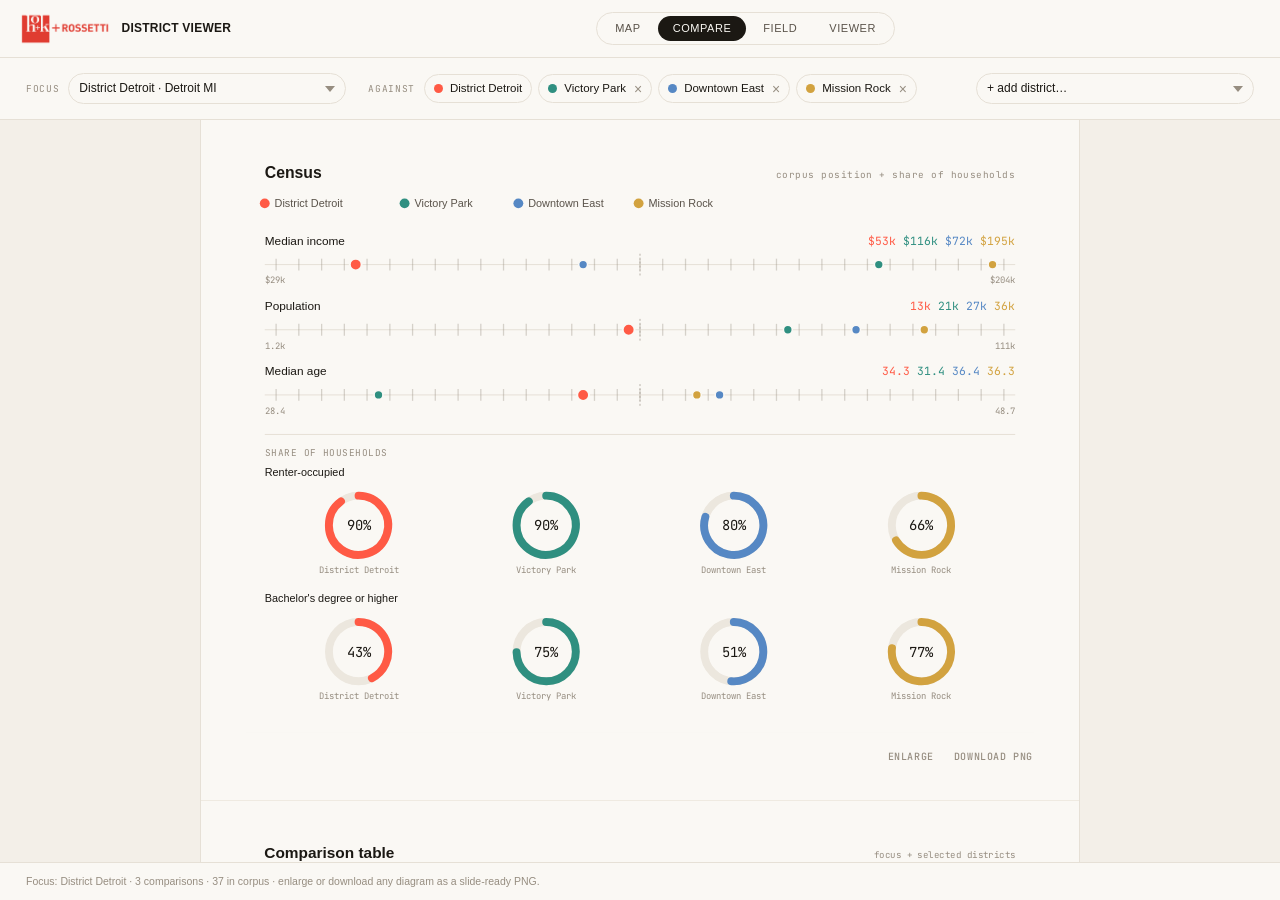
<file: code/compare_ui/sad_compare_studio.html>
<!doctype html>
<html lang="en" translate="no">
<head>
<meta charset="utf-8">
<meta name="viewport" content="width=device-width, initial-scale=1">
<title>District Viewer — Compare</title>
<link href="https://fonts.googleapis.com/css2?family=JetBrains+Mono:wght@400;500&display=swap" rel="stylesheet">
<style>
/* compare.css â€” Synthesis Field (v2)
   Warm architectural minimalism: paper shell, near-black ink, a single coral
   accent, an editorial serif for headings against a clean grotesque + mono.
   The dark field is the centerpiece; per-district slot colors tie the panel. */

:root {
  --paper:    #faf8f4;
  --paper-2:  #f3efe8;
  --paper-3:  #ece7de;
  --field:    #0b0a09;
  --field-2:  #14110e;
  --ink:      #1b1813;
  --ink-2:    #5a534a;
  --ink-3:    #968d80;
  --line:     #e6e0d6;
  --line-2:   #efeae1;
  --accent:   #ff5a45;
  --serif: Arial, "Helvetica Neue", Helvetica, sans-serif;
  --sans: Arial, "Helvetica Neue", Helvetica, sans-serif;
  --mono:  "JetBrains Mono", "SF Mono", Consolas, monospace;
  --ease:  0.22s cubic-bezier(0.4, 0, 0.2, 1);
  --rail: 248px;
}

* { box-sizing: border-box; }
html, body { height: 100%; margin: 0; }
body {
  background: var(--paper); color: var(--ink);
  font-family: var(--sans); font-size: 13px; line-height: 1.45;
  display: flex; flex-direction: column; overflow: hidden;
  -webkit-font-smoothing: antialiased;
}
body.resizing { cursor: col-resize; user-select: none; }
.mono { font-family: var(--mono); }

/* —€—€ top bar —€—€—€—€—€—€—€—€—€—€—€—€—€—€—€—€—€—€—€—€—€—€—€—€—€—€—€—€—€—€—€—€—€—€—€—€—€—€—€—€—€—€—€—€—€—€—€—€—€—€—€—€—€—€—€ */
.topbar {
  flex: 0 0 auto; height: 58px; display: flex; align-items: center;
  justify-content: space-between; padding: 0 20px;
  border-bottom: 1px solid var(--line); background: var(--paper);
  z-index: 10;
}
.brand { display: flex; align-items: center; gap: 12px; }
.brand-mark {
  width: 12px; height: 12px; border-radius: 50%;
  background: var(--accent); box-shadow: 0 0 0 3px rgba(255,90,69,0.16);
}
.brand-text { display: flex; flex-direction: column; line-height: 1.1; }
.brand-name { font-family: Arial, sans-serif; font-weight: 600; font-size: 12px; letter-spacing: 0.02em; color: var(--ink); text-transform: uppercase; }
.brand-sub { font-size: 10.5px; color: var(--ink-3); margin-top: 2px; letter-spacing: 0.04em; }

.toolbar { display: flex; align-items: center; gap: 16px; }
.tgroup { display: flex; align-items: center; gap: 6px; }
.tgroup.sliders { gap: 16px; padding: 0 16px; border-left: 1px solid var(--line); border-right: 1px solid var(--line); }

/* segmented Map/Field/Viewer nav (shared with the map view) */
.nav-seg { display:inline-flex; gap:2px; border:1px solid var(--line); border-radius:100px; padding:3px; }
.nav-seg .seg { font:500 11px/1 var(--sans); letter-spacing:0.05em; text-transform:uppercase;
  padding:7px 15px; border-radius:100px; color:var(--ink-2); text-decoration:none; transition:var(--ease); }
.nav-seg .seg:hover { color:var(--ink); }
.nav-seg .seg.on { background:var(--ink); color:var(--paper); }

.btn {
  font: 500 11px/1 var(--sans); letter-spacing: 0.04em; text-transform: uppercase;
  padding: 8px 13px; border: 1px solid var(--line); border-radius: 100px;
  background: var(--paper); color: var(--ink-2); cursor: pointer; transition: var(--ease);
}
.btn:hover { border-color: var(--ink-3); color: var(--ink); }
.btn.on { background: var(--ink); color: var(--paper); border-color: var(--ink); }
.btn.ghost { border-color: transparent; color: var(--ink-3); }
.btn.ghost:hover { color: var(--accent); }

.slider { display: flex; align-items: center; gap: 9px; font-size: 10px; text-transform: uppercase; letter-spacing: 0.06em; color: var(--ink-3); }
.slider input[type=range] {
  -webkit-appearance: none; appearance: none; width: 86px; height: 2px;
  background: var(--line); border-radius: 2px; outline: none;
}
.slider input[type=range]::-webkit-slider-thumb {
  -webkit-appearance: none; width: 13px; height: 13px; border-radius: 50%;
  background: var(--paper); border: 1.5px solid var(--ink); cursor: pointer; transition: var(--ease);
}
.slider input[type=range]::-webkit-slider-thumb:hover { border-color: var(--accent); }
.slider input[type=range]::-moz-range-thumb { width: 13px; height: 13px; border-radius: 50%; background: var(--paper); border: 1.5px solid var(--ink); cursor: pointer; }

/* —€—€ layout —€—€—€—€—€—€—€—€—€—€—€—€—€—€—€—€—€—€—€—€—€—€—€—€—€—€—€—€—€—€—€—€—€—€—€—€—€—€—€—€—€—€—€—€—€—€—€—€—€—€—€—€—€—€—€—€ */
.layout { flex: 1 1 auto; display: flex; min-height: 0; }

.rail {
  width: var(--rail); flex: 0 0 auto; padding: 22px 20px; overflow-y: auto;
  border-right: 1px solid var(--line); background: var(--paper);
}
.rail section { margin-bottom: 30px; }
.rail h2 {
  font-family: var(--serif); font-size: 13px; font-weight: 600; margin: 0 0 12px;
  color: var(--ink); letter-spacing: 0;
}
.note { margin: 0 0 10px; color: var(--ink-2); font-size: 12px; line-height: 1.5; }
.note.faint { color: var(--ink-3); font-size: 11px; }
.proj-var { font-size: 11px; color: var(--ink); margin-bottom: 12px; letter-spacing: 0.02em; }
.legend-row { display: flex; align-items: center; gap: 9px; padding: 4px 0; text-transform: capitalize; color: var(--ink-2); font-size: 12px; }
.dot { width: 9px; height: 9px; border-radius: 50%; flex: 0 0 auto; }

/* —€—€ stage / field —€—€—€—€—€—€—€—€—€—€—€—€—€—€—€—€—€—€—€—€—€—€—€—€—€—€—€—€—€—€—€—€—€—€—€—€—€—€—€—€—€—€—€—€—€—€—€—€—€ */
.stage {
  flex: 1 1 auto; position: relative; min-width: 0;
  background: radial-gradient(ellipse 90% 80% at 50% 42%, var(--field-2) 0%, var(--field) 70%);
}
#field { position: absolute; inset: 0; }
#field canvas { display: block; }
.label-layer { position: absolute; inset: 0; pointer-events: none; }
.stage-grain {
  position: absolute; inset: 0; pointer-events: none; opacity: 0.035; mix-blend-mode: screen;
  background-image: url("data:image/svg+xml,%3Csvg xmlns='http://www.w3.org/2000/svg' width='120' height='120'%3E%3Cfilter id='n'%3E%3CfeTurbulence type='fractalNoise' baseFrequency='0.9' numOctaves='2'/%3E%3C/filter%3E%3Crect width='100%25' height='100%25' filter='url(%23n)'/%3E%3C/svg%3E");
}
.loading { position: absolute; inset: 0; display: flex; align-items: center; justify-content: center; color: var(--ink-3); font-family: var(--mono); font-size: 12px; z-index: 5; }

.pt-label {
  font-family: var(--mono); font-size: 10px; letter-spacing: 0.02em;
  color: rgba(255,255,255,0.78); white-space: nowrap;
  text-shadow: 0 1px 5px rgba(0,0,0,0.95); transform: translate(-50%, 0); pointer-events: none;
}
.pt-label.sel { color: #fff; font-weight: 500; }

/* —€—€ splitter —€—€—€—€—€—€—€—€—€—€—€—€—€—€—€—€—€—€—€—€—€—€—€—€—€—€—€—€—€—€—€—€—€—€—€—€—€—€—€—€—€—€—€—€—€—€—€—€—€—€—€—€—€—€ */
.splitter {
  flex: 0 0 auto; width: 9px; cursor: col-resize; background: var(--paper);
  border-left: 1px solid var(--line); display: flex; align-items: center; justify-content: center;
}
.splitter span { width: 2px; height: 26px; border-radius: 2px; background: var(--line); transition: var(--ease); }
.splitter:hover span { background: var(--accent); }

/* —€—€ panel —€—€—€—€—€—€—€—€—€—€—€—€—€—€—€—€—€—€—€—€—€—€—€—€—€—€—€—€—€—€—€—€—€—€—€—€—€—€—€—€—€—€—€—€—€—€—€—€—€—€—€—€—€—€—€—€—€ */
.panel {
  width: 400px; flex: 0 0 auto; background: var(--paper);
  display: flex; flex-direction: column; min-height: 0;
}
.panel-head {
  flex: 0 0 auto; padding: 16px 20px; border-bottom: 1px solid var(--line); background: var(--paper);
}
.panel-title { font-family: var(--serif); font-size: 14px; font-weight: 600; margin-bottom: 11px; }
.chips { display: flex; flex-wrap: wrap; gap: 6px; }
.muted { color: var(--ink-3); font-size: 12px; }
.chip {
  display: inline-flex; align-items: center; gap: 7px; padding: 5px 9px;
  border: 1px solid var(--line); border-radius: 100px; font-size: 11.5px; background: var(--paper);
}
.chip-key { width: 9px; height: 9px; border-radius: 50%; flex: 0 0 auto; }
.chip-name { color: var(--ink); }
.chip .x { color: var(--ink-3); cursor: pointer; font-size: 14px; line-height: 1; margin-left: 1px; }
.chip .x:hover { color: var(--accent); }

.panel-body { flex: 1 1 auto; overflow-y: auto; }
.panel-body::-webkit-scrollbar { width: 9px; }
.panel-body::-webkit-scrollbar-thumb { background: var(--line); }

.sec { padding: 18px 20px; border-bottom: 1px solid var(--line-2); }
.sec-h {
  font-family: var(--serif); font-size: 12.5px; font-weight: 600; color: var(--ink);
  margin-bottom: 14px; display: flex; align-items: baseline; gap: 8px;
}
.sec-h span { font-family: var(--mono); font-size: 9.5px; font-weight: 400; color: var(--ink-3); text-transform: uppercase; letter-spacing: 0.05em; }
.empty { color: var(--ink-3); font-size: 12px; }

/* wind rose */
.rose { width: 100%; max-width: 320px; height: auto; display: block; margin: 4px auto 0; }
.rose .ring { fill: none; stroke: var(--line); stroke-width: 1; }
.rose .spoke { stroke: var(--line); stroke-width: 1; }
.rose .axlab { font-family: var(--mono); font-size: 9px; fill: var(--ink-3); letter-spacing: 0.02em; }
.rose .dpoly { fill-opacity: 0.11; stroke-width: 1.8; stroke-linejoin: round; }
.rose .dvert { fill-opacity: 0.95; }

/* neighbor ranking */
.nb-row { display: grid; grid-template-columns: 1fr 76px 36px; align-items: center; gap: 11px; padding: 6px 0; cursor: pointer; border-radius: 3px; transition: var(--ease); }
.nb-row:hover { background: var(--paper-2); padding-left: 4px; padding-right: 4px; }
.nb-row.in { opacity: 0.45; }
.nb-name { font-size: 12px; color: var(--ink); line-height: 1.2; }
.nb-name small { display: block; color: var(--ink-3); font-size: 10px; }
.nb-bar { height: 4px; background: var(--line); border-radius: 3px; overflow: hidden; }
.nb-bar span { display: block; height: 100%; background: var(--accent); }
.nb-d { font-size: 10.5px; color: var(--ink-3); text-align: right; }

/* comparison table â€” scrolls horizontally instead of clipping */
.cmp-scroll { overflow-x: auto; margin: 0 -4px; padding: 0 4px; }
.cmp-scroll::-webkit-scrollbar { height: 8px; }
.cmp-scroll::-webkit-scrollbar-thumb { background: var(--line); border-radius: 4px; }
.cmp { width: 100%; border-collapse: collapse; font-size: 11.5px; }
.cmp th, .cmp td { text-align: right; padding: 7px 8px; border-bottom: 1px solid var(--line-2); white-space: nowrap; }
.cmp thead th {
  font-size: 10.5px; font-weight: 600; color: var(--ink); vertical-align: bottom;
  border-bottom: 1px solid var(--line); max-width: 96px; white-space: normal; line-height: 1.25;
}
.th-key { display: inline-block; width: 7px; height: 7px; border-radius: 50%; margin-right: 5px; vertical-align: middle; }
.cmp .rowlab { text-align: left; color: var(--ink-3); font-weight: 400; position: sticky; left: 0; background: var(--paper); }
.cmp tbody tr:hover td, .cmp tbody tr:hover .rowlab { background: var(--paper-2); }

/* scrollbars (rail) */
.rail::-webkit-scrollbar { width: 9px; }
.rail::-webkit-scrollbar-thumb { background: var(--line); }

/* —€—€ metric info: hover tooltip + click card —€—€—€—€—€—€—€—€—€—€—€—€—€—€—€—€—€—€—€—€—€—€—€ */
.has-info { cursor: help; }
.rose .axlab.has-info { text-decoration: underline; text-decoration-style: dotted; text-underline-offset: 2px; text-decoration-color: var(--ink-3); }
.cmp .rowlab.has-info { text-decoration: underline; text-decoration-style: dotted; text-underline-offset: 2px; text-decoration-color: var(--line); }
.cmp .rowlab.has-info:hover { color: var(--ink); text-decoration-color: var(--accent); }
.info-link { cursor: help; }
.info-link:hover { color: var(--accent); }

.m-tip {
  position: fixed; z-index: 60; transform: translate(-50%, -100%);
  max-width: 240px; padding: 9px 12px; pointer-events: none;
  background: var(--ink); color: var(--paper); border-radius: 6px;
  box-shadow: 0 8px 24px rgba(0,0,0,0.22); opacity: 0; transition: opacity 0.12s;
  font-size: 11px; line-height: 1.4;
}
.m-tip.show { opacity: 1; }
.m-tip strong { display: block; font-family: var(--serif); font-weight: 600; font-size: 12px; margin-bottom: 3px; }
.m-tip span { color: rgba(250,248,244,0.72); }

.m-backdrop { position: fixed; inset: 0; z-index: 70; background: rgba(20,17,14,0.32); backdrop-filter: blur(2px); opacity: 0; pointer-events: none; transition: opacity var(--ease); }
.m-backdrop.show { opacity: 1; pointer-events: auto; }
.m-card {
  position: fixed; z-index: 80; left: 50%; top: 50%; transform: translate(-50%, -46%) scale(0.98);
  width: min(440px, 92vw); padding: 26px 28px; background: var(--paper);
  border: 1px solid var(--line); border-radius: 10px; box-shadow: 0 24px 64px rgba(20,17,14,0.28);
  opacity: 0; pointer-events: none; transition: opacity var(--ease), transform var(--ease);
}
.m-card.show { opacity: 1; pointer-events: auto; transform: translate(-50%, -50%) scale(1); }
.m-x { position: absolute; top: 14px; right: 16px; border: none; background: none; font-size: 22px; line-height: 1; color: var(--ink-3); cursor: pointer; }
.m-x:hover { color: var(--accent); }
.m-title { font-family: var(--serif); font-size: 20px; font-weight: 600; letter-spacing: -0.01em; margin-bottom: 6px; padding-right: 24px; }
.m-src { font-size: 10.5px; color: var(--ink-3); text-transform: uppercase; letter-spacing: 0.05em; margin-bottom: 14px; }
.m-body { font-size: 13px; line-height: 1.6; color: var(--ink-2); margin: 0; }

/* info-card map button */
.m-mapbtn {
  margin-top: 18px; width: 100%; padding: 11px 14px; cursor: pointer;
  font: 500 12px/1 var(--sans); letter-spacing: 0.02em; text-align: left;
  background: var(--ink); color: var(--paper); border: none; border-radius: 7px;
  transition: var(--ease);
}
.m-mapbtn:hover { background: var(--accent); }

/* —€—€ census map modal —€—€—€—€—€—€—€—€—€—€—€—€—€—€—€—€—€—€—€—€—€—€—€—€—€—€—€—€—€—€—€—€—€—€—€—€—€—€—€—€—€—€—€—€—€—€ */
.cmap-modal {
  position: fixed; inset: 0; z-index: 90; background: var(--paper);
  display: none; flex-direction: column;
}
.cmap-modal.show { display: flex; }
.cmap-head {
  flex: 0 0 auto; height: 58px; display: flex; align-items: center; justify-content: space-between;
  padding: 0 20px; border-bottom: 1px solid var(--line);
}
.cmap-title { display: flex; align-items: baseline; gap: 10px; }
.cmap-title span { font-family: var(--serif); font-size: 17px; font-weight: 600; }
.cmap-title small { color: var(--ink-3); font-family: var(--mono); font-size: 10.5px; letter-spacing: 0.03em; }
.cmap-tools { display: flex; align-items: center; gap: 16px; }
.cmap-tools select {
  font: 500 11px/1 var(--sans); padding: 7px 10px; border: 1px solid var(--line);
  border-radius: 6px; background: var(--paper); color: var(--ink); cursor: pointer; margin-left: 8px;
}
#cmap { flex: 1 1 auto; min-height: 0; background: var(--paper-2); }
.cmap-legend {
  flex: 0 0 auto; height: 46px; display: flex; align-items: center; gap: 12px;
  padding: 0 22px; border-top: 1px solid var(--line); font-size: 11.5px; color: var(--ink-2);
}
.cmap-legend .lg-label { font-weight: 600; color: var(--ink); margin-right: 6px; }
.cmap-legend .lg-bar {
  flex: 0 0 220px; height: 9px; border-radius: 5px;
  background: linear-gradient(90deg, rgb(244,238,229), rgb(255,90,69));
  border: 1px solid var(--line);
}
.cmap-legend .lg-min, .cmap-legend .lg-max { font-family: var(--mono); font-size: 10.5px; color: var(--ink-3); }
.leaflet-tooltip .t-sub { color: #8a8178; font-size: 10px; }

/* —€—€ integration + draw-a-district —€—€—€—€—€—€—€—€—€—€—€—€—€—€—€—€—€—€—€—€—€—€—€—€—€—€—€—€—€—€—€—€—€ */
.btn.accent { background: var(--accent); color: #fff; border-color: var(--accent); }
.btn.accent:hover { background: #ec4a36; border-color: #ec4a36; }
a.btn.vlink { text-decoration: none; display: inline-flex; align-items: center; }

/* "Open in viewer" deep link in the panel chips */
.to-viewer {
  display: inline-flex; align-items: center; margin-left: auto; padding: 4px 8px;
  font-size: 10.5px; color: var(--ink-3); text-decoration: none; border-radius: 100px;
  border: 1px solid transparent; transition: var(--ease); white-space: nowrap;
}
.to-viewer:hover { color: var(--accent); border-color: var(--line); }

/* Leaflet layer-control restyled to match */
.leaflet-control-layers {
  border: 1px solid var(--line) !important; border-radius: 8px !important;
  box-shadow: 0 6px 18px rgba(20,17,14,0.12) !important; background: var(--paper) !important;
  font-family: var(--sans) !important; padding: 8px 10px !important;
}
.leaflet-control-layers label { font-size: 12px; color: var(--ink-2); margin: 2px 0; }
.leaflet-control-layers-overlays { display: flex; flex-direction: column; gap: 2px; }

/* draw modal: map + results side panel */
.draw-modal .draw-body { flex: 1 1 auto; min-height: 0; display: flex; }
#dmap { flex: 1 1 auto; min-width: 0; background: var(--paper-2); }
.draw-side {
  flex: 0 0 360px; overflow-y: auto; border-left: 1px solid var(--line);
  background: var(--paper); padding: 0;
}
.draw-hint { padding: 22px 20px; }
.draw-hint p { font-size: 13px; color: var(--ink-2); line-height: 1.55; margin: 0 0 12px; }
.draw-hint pre { background: var(--paper-2); padding: 10px 12px; border-radius: 6px; font-size: 11px; overflow-x: auto; }
.draw-err { color: var(--accent); font-weight: 600; }

.draw-busy { padding: 40px 22px; text-align: center; color: var(--ink-2); }
.draw-busy p { font-size: 12.5px; margin: 6px 0 0; }
.spinner {
  width: 26px; height: 26px; margin: 0 auto 14px; border-radius: 50%;
  border: 2.5px solid var(--line); border-top-color: var(--accent); animation: spin 0.8s linear infinite;
}
@keyframes spin { to { transform: rotate(360deg); } }

.ds-sec { padding: 18px 20px; border-bottom: 1px solid var(--line-2); }
.ds-stats { margin-top: 6px; }
.ds-row { display: flex; justify-content: space-between; align-items: baseline; padding: 5px 0; font-size: 12.5px; border-bottom: 1px solid var(--line-2); }
.ds-row span { color: var(--ink-2); }
.ds-row b { font-family: var(--mono); font-size: 12px; color: var(--ink); }

.dm-list { display: flex; flex-direction: column; }
.dm-row { display: grid; grid-template-columns: 10px 1fr auto; gap: 10px; align-items: center; padding: 8px 0; border-bottom: 1px solid var(--line-2); }
.dm-name { font-size: 12.5px; color: var(--ink); line-height: 1.2; }
.dm-name small { display: block; color: var(--ink-3); font-size: 10px; }
.dm-act { display: flex; gap: 5px; }
.mini {
  font: 500 10.5px/1 var(--sans); padding: 5px 8px; border: 1px solid var(--line);
  border-radius: 100px; background: var(--paper); color: var(--ink-2); cursor: pointer;
  text-decoration: none; transition: var(--ease); white-space: nowrap;
}
.mini:hover { border-color: var(--accent); color: var(--accent); }

/* interactive typology legend (filter) */
.legend-row.clk { cursor: pointer; border-radius: 5px; padding: 3px 5px; transition: background .15s, opacity .15s; }
.legend-row.clk:hover { background: var(--paper-2, rgba(255,255,255,0.05)); }
.legend-row.off { opacity: 0.32; }
.legend-ctrl { margin-top: 7px; font-size: 10.5px; color: var(--ink-3, #968d80); }
.legend-ctrl a { cursor: pointer; text-decoration: none; color: var(--ink-3, #968d80); }
.legend-ctrl a:hover { color: var(--accent, #ff5a45); }
.legend-ctrl a.on { color: var(--accent, #ff5a45); }

/* —€—€ district selector (rail) —€—€—€—€—€—€—€—€—€—€—€—€—€—€—€—€—€—€—€—€—€—€—€—€—€—€—€—€—€—€—€—€—€—€—€—€—€—€—€—€—€—€—€—€—€—€—€ */
.dsel { font-size: 12px; }
.ds-head { display: flex; flex-direction: column; gap: 7px; margin-bottom: 8px; }
.ds-filter {
  font: 400 11.5px/1 var(--sans); padding: 6px 9px; border: 1px solid var(--line);
  border-radius: 6px; background: var(--paper); color: var(--ink); outline: none; width: 100%;
}
.ds-filter:focus { border-color: var(--ink-3); }
.ds-quick { font-family: var(--mono); font-size: 10px; color: var(--ink-3); letter-spacing: 0.03em; }
.ds-quick a { color: var(--ink-3); cursor: pointer; text-decoration: none; }
.ds-quick a:hover { color: var(--accent); }
.ds-list { max-height: 270px; overflow-y: auto; margin-right: -6px; padding-right: 4px; }
.ds-list::-webkit-scrollbar { width: 7px; }
.ds-list::-webkit-scrollbar-thumb { background: var(--line); border-radius: 4px; }
.ds-pick {
  display: flex; align-items: center; gap: 8px; padding: 3px 0; cursor: pointer;
  color: var(--ink-2); transition: var(--ease); line-height: 1.2;
}
.ds-pick:hover { color: var(--ink); }
.ds-pick.off { color: var(--ink-3); }
.ds-pick input { accent-color: var(--accent); cursor: pointer; flex: 0 0 auto; margin: 0; }
.ds-pick .nm { flex: 1 1 auto; overflow: hidden; text-overflow: ellipsis; white-space: nowrap; }
.ds-pick .fam {
  font-family: var(--mono); font-size: 9.5px; color: var(--ink-3); text-transform: uppercase;
  letter-spacing: 0.04em; flex: 0 0 auto;
}
.ds-pick.off .dot { opacity: 0.35; }
.ds-div {
  font-family: var(--mono); font-size: 9.5px; color: var(--ink-3); text-transform: uppercase;
  letter-spacing: 0.06em; margin: 10px 0 4px; padding-top: 8px; border-top: 1px solid var(--line);
}

/* —€—€ typology picker (detail panel) —€—€—€—€—€—€—€—€—€—€—€—€—€—€—€—€—€—€—€—€—€—€—€—€—€—€—€—€—€—€—€—€—€—€—€—€—€—€—€—€—€ */
.typo-sec { }
.t-cur { margin-bottom: 9px; }
.t-chip { display: inline-flex; align-items: center; gap: 7px; font-size: 13px; color: var(--ink); }
.t-chip.none { color: var(--ink-3); font-style: italic; }
.t-chip small { font-style: normal; }
.t-pick { display: flex; gap: 8px; align-items: center; }
.t-select {
  font: 500 12px/1 var(--sans); padding: 7px 10px; border: 1px solid var(--line);
  border-radius: 6px; background: var(--paper); color: var(--ink); cursor: pointer; flex: 1 1 auto;
}
.t-select:focus { outline: none; border-color: var(--ink-3); }
.mini.accent { background: var(--accent); color: #fff; border-color: var(--accent); }
.mini.accent:hover { color: #fff; filter: brightness(1.05); }
.t-suggest { margin-top: 11px; padding-top: 10px; border-top: 1px solid var(--line); }
.t-sug-row { display: flex; align-items: center; gap: 8px; }
.t-sug-lab {
  font-family: var(--mono); font-size: 9.5px; color: var(--ink-3); text-transform: uppercase;
  letter-spacing: 0.05em;
}
.t-sug-row b { font-size: 13px; }
.t-conf { font-size: 11px; color: var(--ink-3); margin-left: auto; }
.t-sug-row .mini { margin-left: 0; }
.t-ev { margin-top: 6px; }

/* —€—€ parcels (detail panel) —€—€—€—€—€—€—€—€—€—€—€—€—€—€—€—€—€—€—€—€—€—€—€—€—€—€—€—€—€—€—€—€—€—€—€—€—€—€—€—€—€—€—€—€—€—€—€ */
.parcel-sec .p-stats {
  font-size: 12px; color: var(--ink-2); line-height: 1.5; margin-bottom: 10px;
}
.parcel-sec .sub-h {
  font-family: var(--mono); font-size: 9.5px; color: var(--ink-3);
  text-transform: uppercase; letter-spacing: 0.05em; margin: 8px 0 4px;
}
.parcel-sec .p-row {
  display: flex; align-items: baseline; justify-content: space-between;
  gap: 8px; padding: 2px 0; font-size: 12px; color: var(--ink);
}
.parcel-sec .p-row .nm { color: var(--ink); flex: 1 1 auto; overflow: hidden; text-overflow: ellipsis; white-space: nowrap; }
.parcel-sec .p-row .mono { color: var(--ink-3); flex: 0 0 auto; }
.parcel-sec .p-zoning, .parcel-sec .p-near { margin-top: 6px; }

/* topbar brand image — matches the viewer's logo */
.brand-logo { height: 32px; width: auto; display: block; }




/* compare tab layer — flowing sections on the tool's own language, no boxed cards */
body{display:flex;flex-direction:column;overflow:hidden}
.ctrl{flex:0 0 auto;display:flex;align-items:center;gap:22px;padding:15px 26px;border-bottom:1px solid var(--line);background:var(--paper);flex-wrap:wrap}
.ctrl .k{font-family:var(--mono);font-size:9.5px;text-transform:uppercase;letter-spacing:.07em;color:var(--ink-3);margin-right:9px}
.ctrl .fld{display:flex;align-items:center}
select{font:inherit;font-size:12px;padding:6px 24px 6px 10px;border:1px solid var(--line);border-radius:100px;background:var(--paper);color:var(--ink);appearance:none;cursor:pointer;
  background-image:url("data:image/svg+xml;utf8,<svg xmlns='http://www.w3.org/2000/svg' width='10' height='6'><path d='M0 0l5 6 5-6z' fill='%23968d80'/></svg>");background-repeat:no-repeat;background-position:right 10px center}
.scroll{flex:1 1 auto;overflow:auto;background:var(--paper-2)}
.sheet{max-width:880px;margin:0 auto;background:var(--paper);border-left:1px solid var(--line);border-right:1px solid var(--line);min-height:100%}
.block{padding:34px 44px;border-bottom:1px solid var(--line-2)}
.block:last-child{border-bottom:none}
.block .chart{margin:0 auto}
.block svg{display:block;width:100%;height:auto}
.block.center svg{max-width:430px;margin:0 auto}
.blockbar{display:flex;align-items:center;justify-content:space-between;margin-top:14px;min-height:18px}
.axsel{display:flex;align-items:center;gap:8px}
.axsel select{font-size:11px;padding:5px 20px 5px 8px}
.ghost{font:500 10px/1 var(--mono);letter-spacing:.06em;text-transform:uppercase;color:var(--ink-3);background:none;border:none;cursor:pointer;padding:4px 2px}
.ghost:hover{color:var(--accent)}
.ghost+.ghost{margin-left:16px}
/* enlarge modal — matches the tool's dialog */
.ovl{position:fixed;inset:0;background:rgba(20,17,14,.55);display:none;align-items:center;justify-content:center;z-index:2000;padding:34px}
.ovl.on{display:flex}
.ovl-box{background:var(--paper);border:1px solid var(--line);border-radius:10px;box-shadow:0 24px 64px rgba(20,17,14,.28);max-width:1020px;width:100%;max-height:92vh;overflow:auto;padding:24px 28px}
.ovl-head{display:flex;justify-content:flex-end;gap:16px;margin-bottom:6px}
.ovl-box svg{width:100%;height:auto;display:block}
.foot{flex:0 0 auto;padding:11px 26px;border-top:1px solid var(--line);font-size:10.5px;color:var(--ink-3);background:var(--paper)}

</style>
</head>
<body>
<header class="topbar">
  <div class="brand">
    <img class="brand-logo" src="logo.png" alt="" onerror="this.outerHTML='<span class=\'brand-mark\'></span>'">
    <span class="brand-name">District Viewer</span>
  </div>
  <nav class="nav-seg">
    <a class="seg" href="map.html">Map</a><a class="seg on" href="compare.html">Compare</a>
    <a class="seg" href="./">Field</a><a class="seg" href="../_ui/">Viewer</a>
  </nav>
  <div class="toolbar"></div>
</header>
<div class="ctrl">
  <div class="fld"><span class="k">Focus</span><select id="focus"></select></div>
  <div class="fld"><span class="k">Against</span><div class="chips" id="chips"></div></div>
  <div class="fld" style="margin-left:auto"><select id="add"><option value="">+ add district…</option></select></div>
</div>
<div class="scroll"><div class="sheet" id="sheet"></div></div>
<div class="foot" id="foot"></div>
<div class="ovl" id="ovl"><div class="ovl-box"><div class="ovl-head"><button class="ghost" id="ovl-png">Download PNG</button><button class="ghost" id="ovl-close">Close</button></div><div id="ovl-body"></div></div></div>

<script>
const DATA={"rows": [{"sad_id": "02_Sportsmans-Park_Glendale-AZ", "name": "Sportsmans Park", "city": "Glendale AZ", "typology": "Entertainment", "cen": {"pop": 4963, "income": 90373.07733468787, "age": 31.435993892866176, "renter": 45.2, "bach": 22.0}, "pois": 446, "amenity": {"retail_food_entertainment": 247, "office": 127, "other": 27, "sport": 23, "parking": 11, "hotel": 9, "open_space": 1, "residential": 1}, "transit": 14, "walk": 268.36292075804346, "nodes": 931, "edges": 696}, {"sad_id": "03_Titletown_Green-Bay-WI", "name": "Titletown", "city": "Green Bay WI", "typology": "Community", "cen": {"pop": 5388, "income": 70453.38471245093, "age": 43.97024858114419, "renter": 26.9, "bach": 27.4}, "pois": 102, "amenity": {"office": 42, "sport": 24, "retail_food_entertainment": 23, "other": 7, "hotel": 3, "residential": 1, "parking": 1, "open_space": 1}, "transit": 0, "walk": 38.67270196828032, "nodes": null, "edges": null}, {"sad_id": "04_Hollywood-Park_Inglewood-CA", "name": "Hollywood Park", "city": "Inglewood CA", "typology": "Entertainment", "cen": {"pop": 25391, "income": 71653.04062419312, "age": 38.20260200341031, "renter": 70.8, "bach": 23.4}, "pois": 52, "amenity": {"retail_food_entertainment": 22, "other": 10, "office": 9, "sport": 9, "open_space": 1, "residential": 1}, "transit": 85, "walk": 233.62195451602395, "nodes": 566, "edges": 379}, {"sad_id": "05_Downtown-East_Minneapolis-MN", "name": "Downtown East", "city": "Minneapolis MN", "typology": "Entertainment", "cen": {"pop": 27147, "income": 72325.20973349859, "age": 36.41993003912561, "renter": 79.6, "bach": 51.4}, "pois": 308, "amenity": {"office": 168, "other": 60, "retail_food_entertainment": 37, "parking": 14, "sport": 14, "residential": 8, "open_space": 4, "hotel": 3}, "transit": 198, "walk": 315.4537583516593, "nodes": 241, "edges": 189}, {"sad_id": "06_Victory-Park_Dallas-TX", "name": "Victory Park", "city": "Dallas TX", "typology": "Entertainment", "cen": {"pop": 20598, "income": 116019.12347515699, "age": 31.441657031638268, "renter": 90.0, "bach": 74.7}, "pois": 244, "amenity": {"retail_food_entertainment": 102, "office": 84, "other": 29, "sport": 11, "residential": 6, "open_space": 5, "hotel": 4, "parking": 3}, "transit": 154, "walk": 238.8123865006952, "nodes": 220, "edges": 178}, {"sad_id": "07_LA-Live_Los-Angeles-CA", "name": "LA Live", "city": "Los Angeles CA", "typology": "Entertainment", "cen": {"pop": 55108, "income": 61153.55855782215, "age": 33.86171334330853, "renter": 90.4, "bach": 43.9}, "pois": 345, "amenity": {"retail_food_entertainment": 173, "office": 80, "other": 53, "sport": 21, "hotel": 8, "parking": 6, "open_space": 3, "residential": 1}, "transit": 278, "walk": 302.90841803382364, "nodes": 238, "edges": 193}, {"sad_id": "08_Water-Street_Tampa-FL", "name": "Water Street", "city": "Tampa FL", "typology": "Innovation", "cen": {"pop": 16304, "income": 110125.4101248371, "age": 34.410018688849924, "renter": 68.6, "bach": 72.8}, "pois": 457, "amenity": {"office": 167, "retail_food_entertainment": 166, "other": 69, "sport": 22, "parking": 13, "hotel": 9, "residential": 7, "open_space": 4}, "transit": 103, "walk": 262.23429222606563, "nodes": 391, "edges": 306}, {"sad_id": "09_Maple-Leaf-Square_Toronto-ON", "name": "Maple Leaf Square", "city": "Toronto ON", "typology": "Entertainment", "cen": {"pop": null, "income": null, "age": null, "renter": null, "bach": null}, "pois": 409, "amenity": {"office": 163, "retail_food_entertainment": 113, "other": 56, "sport": 29, "hotel": 21, "parking": 15, "open_space": 9, "residential": 3}, "transit": 170, "walk": 288.88139940023405, "nodes": 102, "edges": 79}, {"sad_id": "10_Pacific-Yards_Brooklyn-NY", "name": "Pacific Yards", "city": "Brooklyn NY", "typology": "Entertainment", "cen": {"pop": 110885, "income": 165147.9124217645, "age": 36.280359387621914, "renter": 67.8, "bach": 76.5}, "pois": 346, "amenity": {"retail_food_entertainment": 186, "office": 72, "other": 61, "sport": 20, "parking": 3, "open_space": 3, "residential": 1}, "transit": 262, "walk": 310.1287087851832, "nodes": 106, "edges": 102}, {"sad_id": "11_Thrive-City_San-Francisco-CA", "name": "Thrive City", "city": "San Francisco CA", "typology": "Entertainment", "cen": {"pop": 22918, "income": 203520.3711450232, "age": 33.72449501228572, "renter": 64.4, "bach": 79.8}, "pois": 877, "amenity": {"office": 554, "retail_food_entertainment": 152, "other": 107, "sport": 34, "open_space": 16, "parking": 5, "residential": 5, "hotel": 4}, "transit": 93, "walk": 257.4903879314786, "nodes": 429, "edges": 396}, {"sad_id": "12_The-Battery_Atlanta-GA", "name": "The Battery", "city": "Atlanta GA", "typology": "Entertainment", "cen": {"pop": 10463, "income": 102445.650270112, "age": 33.07092790923399, "renter": 85.5, "bach": 68.4}, "pois": 369, "amenity": {"office": 197, "retail_food_entertainment": 106, "other": 21, "parking": 20, "sport": 11, "hotel": 8, "open_space": 5, "residential": 1}, "transit": 13, "walk": 193.60055894373332, "nodes": 238, "edges": 180}, {"sad_id": "13_Gallagher-Way_Chicago-IL", "name": "Gallagher Way", "city": "Chicago IL", "typology": "Entertainment", "cen": {"pop": 63160, "income": 114037.06726541344, "age": 32.7575496904558, "renter": 62.7, "bach": 79.0}, "pois": 287, "amenity": {"retail_food_entertainment": 184, "office": 34, "other": 31, "sport": 24, "hotel": 7, "parking": 4, "open_space": 2, "residential": 1}, "transit": 188, "walk": 308.6645638191181, "nodes": 119, "edges": 84}, {"sad_id": "14_McGregor-Square_Denver-CO", "name": "McGregor Square", "city": "Denver CO", "typology": "Entertainment", "cen": {"pop": 30221, "income": 112959.21493629979, "age": 35.21739655476607, "renter": 81.5, "bach": 68.6}, "pois": 136, "amenity": {"retail_food_entertainment": 69, "office": 26, "sport": 18, "other": 16, "parking": 4, "hotel": 2, "open_space": 1}, "transit": 138, "walk": 313.20626977245246, "nodes": 93, "edges": 64}, {"sad_id": "15_Gallagher-Square_San-Diego-CA", "name": "Gallagher Square", "city": "San Diego CA", "typology": "Community", "cen": {"pop": 34561, "income": 93858.78777479565, "age": 38.41074707831662, "renter": 74.9, "bach": 49.1}, "pois": 1351, "amenity": {"retail_food_entertainment": 648, "office": 363, "other": 198, "hotel": 65, "sport": 39, "parking": 20, "open_space": 12, "residential": 6}, "transit": 128, "walk": 301.0016361918931, "nodes": 210, "edges": 200}, {"sad_id": "16_Mission-Rock_San-Francisco-CA", "name": "Mission Rock", "city": "San Francisco CA", "typology": "Innovation", "cen": {"pop": 36456, "income": 195308.91959130607, "age": 36.28703690382133, "renter": 66.4, "bach": 76.9}, "pois": 460, "amenity": {"office": 173, "retail_food_entertainment": 161, "other": 61, "sport": 47, "open_space": 6, "parking": 6, "hotel": 4, "residential": 2}, "transit": 128, "walk": 260.3018368595721, "nodes": 202, "edges": 179}, {"sad_id": "17_The-Boxyard_Seattle-WA", "name": "The Boxyard", "city": "Seattle WA", "typology": "Entertainment", "cen": {"pop": 6542, "income": 72221.8971217959, "age": 39.52127775451001, "renter": 90.0, "bach": 41.1}, "pois": 371, "amenity": {"office": 149, "retail_food_entertainment": 134, "other": 52, "sport": 19, "parking": 9, "hotel": 5, "open_space": 2, "residential": 1}, "transit": 58, "walk": 193.12398822996607, "nodes": 187, "edges": 145}, {"sad_id": "18_Ballpark-Village_St-Louis-MO", "name": "Ballpark Village", "city": "St Louis MO", "typology": "Entertainment", "cen": {"pop": 9023, "income": 73330.13794256597, "age": 36.66003864051297, "renter": 79.6, "bach": 57.9}, "pois": 239, "amenity": {"office": 104, "retail_food_entertainment": 71, "other": 23, "sport": 22, "hotel": 15, "parking": 4}, "transit": 99, "walk": 275.5399301721044, "nodes": 142, "edges": 110}, {"sad_id": "19_Arlington-Entertainment-District_Arlington-TX", "name": "Arlington Entertainment District", "city": "Arlington TX", "typology": "Entertainment", "cen": {"pop": 2911, "income": 57628.44991871729, "age": 40.0726250471569, "renter": 81.6, "bach": 19.2}, "pois": 157, "amenity": {"retail_food_entertainment": 57, "office": 48, "sport": 23, "other": 15, "hotel": 6, "parking": 6, "open_space": 2}, "transit": 1, "walk": 165.70552816646648, "nodes": 477, "edges": 356}, {"sad_id": "20_Astor-Park_Columbus-OH", "name": "Astor Park", "city": "Columbus OH", "typology": "Community", "cen": {"pop": 8049, "income": 85647.34467935814, "age": 33.025921620758794, "renter": 79.0, "bach": 76.5}, "pois": 112, "amenity": {"office": 62, "retail_food_entertainment": 27, "sport": 9, "parking": 9, "other": 4, "hotel": 1}, "transit": 46, "walk": 154.6770933822313, "nodes": 191, "edges": 130}, {"sad_id": "21_Hub-on-Causeway_Boston-MA", "name": "Hub on Causeway", "city": "Boston MA", "typology": "Innovation", "cen": {"pop": 38313, "income": 151226.2033579603, "age": 35.436466488073535, "renter": 68.5, "bach": 82.5}, "pois": 469, "amenity": {"office": 215, "retail_food_entertainment": 116, "other": 92, "sport": 22, "hotel": 10, "parking": 7, "open_space": 5, "residential": 2}, "transit": 117, "walk": 295.392134966187, "nodes": 118, "edges": 104}, {"sad_id": "22_True-North-Square_Winnipeg-MB", "name": "True North Square", "city": "Winnipeg MB", "typology": "Innovation", "cen": {"pop": null, "income": null, "age": null, "renter": null, "bach": null}, "pois": 167, "amenity": {"retail_food_entertainment": 74, "office": 61, "other": 18, "sport": 8, "hotel": 3, "parking": 2, "open_space": 1}, "transit": 114, "walk": 14.678786712676478, "nodes": 52, "edges": 40}, {"sad_id": "23_Power-and-Light-District_Kansas-City-MO", "name": "Power and Light District", "city": "Kansas City MO", "typology": "Entertainment", "cen": {"pop": 13185, "income": 71556.29321656373, "age": 33.46154604785759, "renter": 82.4, "bach": 55.6}, "pois": 923, "amenity": {"office": 419, "retail_food_entertainment": 250, "other": 166, "sport": 23, "parking": 23, "hotel": 22, "open_space": 11, "residential": 9}, "transit": 134, "walk": 329.1876258109527, "nodes": 567, "edges": 382}, {"sad_id": "24_The-Star_Frisco-TX", "name": "The Star", "city": "Frisco TX", "typology": "Innovation", "cen": {"pop": 6949, "income": 99402.635253598, "age": 37.565908105695854, "renter": 83.7, "bach": 62.2}, "pois": 433, "amenity": {"office": 311, "retail_food_entertainment": 74, "other": 27, "sport": 14, "hotel": 5, "open_space": 2}, "transit": 0, "walk": 174.47816628403893, "nodes": 243, "edges": 189}, {"sad_id": "25_Viking-Lakes_Eagan-MN", "name": "Viking Lakes", "city": "Eagan MN", "typology": "Innovation", "cen": {"pop": 1915, "income": 131234.27123674302, "age": 44.72276171836873, "renter": 13.3, "bach": 68.9}, "pois": 50, "amenity": {"office": 29, "retail_food_entertainment": 9, "sport": 8, "other": 3, "hotel": 1}, "transit": 23, "walk": 0.40539905683428135, "nodes": 143, "edges": 97}, {"sad_id": "26_LECOM-Harborcenter_Buffalo-NY", "name": "LECOM Harborcenter", "city": "Buffalo NY", "typology": "Sports Park", "cen": {"pop": 4424, "income": 40483.133339493645, "age": 36.48779283346927, "renter": 82.7, "bach": 30.0}, "pois": 88, "amenity": {"retail_food_entertainment": 33, "office": 18, "other": 16, "sport": 15, "parking": 3, "hotel": 2, "open_space": 1}, "transit": 29, "walk": 186.0903036099004, "nodes": 170, "edges": 129}, {"sad_id": "27_Treasure-Island-Center_St-Paul-MN", "name": "Treasure Island Center", "city": "St Paul MN", "typology": "Entertainment", "cen": {"pop": 13287, "income": 70381.74092176068, "age": 41.40624898542516, "renter": 70.9, "bach": 52.7}, "pois": 334, "amenity": {"office": 109, "retail_food_entertainment": 105, "other": 87, "parking": 14, "sport": 10, "open_space": 3, "residential": 3, "hotel": 3}, "transit": 120, "walk": 287.7720694482958, "nodes": 208, "edges": 168}, {"sad_id": "28_The-Rock-at-La-Cantera_San-Antonio-TX", "name": "The Rock at La Cantera", "city": "San Antonio TX", "typology": "Innovation", "cen": {"pop": 6449, "income": 28593.437091551397, "age": 32.13632937134937, "renter": 54.4, "bach": 12.1}, "pois": 87, "amenity": {"retail_food_entertainment": 34, "office": 25, "sport": 14, "other": 12, "parking": 1, "open_space": 1}, "transit": 7, "walk": 231.44516357169238, "nodes": 424, "edges": 259}, {"sad_id": "29_Parmer-Pond-District_Austin-TX", "name": "Parmer Pond District", "city": "Austin TX", "typology": "Sports Park", "cen": {"pop": 8243, "income": 75925.20111697122, "age": 33.16732074691073, "renter": 88.0, "bach": 55.7}, "pois": 103, "amenity": {"office": 47, "retail_food_entertainment": 39, "other": 13, "sport": 4}, "transit": 46, "walk": 68.98222536856649, "nodes": 154, "edges": 101}, {"sad_id": "30_WSFS-Bank-Sportsplex_Chester-PA", "name": "WSFS Bank Sportsplex", "city": "Chester PA", "typology": "Sports Park", "cen": {"pop": 3960, "income": 37423.37974221015, "age": 31.184708527030704, "renter": 56.1, "bach": 13.2}, "pois": 48, "amenity": {"office": 15, "other": 10, "retail_food_entertainment": 10, "sport": 9, "parking": 3, "open_space": 1}, "transit": 0, "walk": 182.5885250313558, "nodes": 158, "edges": 94}, {"sad_id": "31_Patriot-Place_Foxborough-MA", "name": "Patriot Place", "city": "Foxborough MA", "typology": "Entertainment", "cen": {"pop": 1219, "income": 107804.96957235373, "age": 48.660234390255376, "renter": 22.0, "bach": 58.5}, "pois": 155, "amenity": {"retail_food_entertainment": 89, "office": 27, "sport": 21, "other": 12, "hotel": 5, "open_space": 1}, "transit": 1, "walk": 194.54564080567448, "nodes": 421, "edges": 266}, {"sad_id": "32_District-Detroit_Detroit-MI", "name": "District Detroit", "city": "Detroit MI", "typology": "Entertainment", "cen": {"pop": 12613, "income": 52503.59302405269, "age": 34.33056383423053, "renter": 89.9, "bach": 42.6}, "pois": 394, "amenity": {"retail_food_entertainment": 176, "office": 96, "other": 57, "sport": 29, "parking": 22, "hotel": 7, "residential": 4, "open_space": 3}, "transit": 144, "walk": 283.0060364103382, "nodes": 323, "edges": 252}, {"sad_id": "33_ICE-District_Edmonton-AB", "name": "ICE District", "city": "Edmonton AB", "typology": "Entertainment", "cen": {"pop": null, "income": null, "age": null, "renter": null, "bach": null}, "pois": 343, "amenity": {"office": 157, "retail_food_entertainment": 104, "other": 55, "sport": 10, "parking": 9, "hotel": 5, "residential": 2, "open_space": 1}, "transit": 142, "walk": 232.45316797799418, "nodes": 259, "edges": 207}, {"sad_id": "34_Aquilini-Centre_Vancouver-BC", "name": "Aquilini Centre", "city": "Vancouver BC", "typology": "Innovation", "cen": {"pop": null, "income": null, "age": null, "renter": null, "bach": null}, "pois": 542, "amenity": {"office": 174, "retail_food_entertainment": 165, "other": 109, "sport": 45, "parking": 23, "hotel": 14, "open_space": 9, "residential": 3}, "transit": 206, "walk": 285.7664265707567, "nodes": 253, "edges": 176}, {"sad_id": "35_Deer-District_Milwaukee-WI", "name": "Deer District", "city": "Milwaukee WI", "typology": "Entertainment", "cen": {"pop": 17473, "income": 58248.910423784604, "age": 28.399195605292515, "renter": 87.3, "bach": 50.0}, "pois": 423, "amenity": {"retail_food_entertainment": 191, "office": 105, "other": 78, "sport": 20, "parking": 10, "hotel": 9, "open_space": 8, "residential": 2}, "transit": 136, "walk": 38.02385169747506, "nodes": 742, "edges": 615}, {"sad_id": "36_Downtown-Commons_Sacramento-CA", "name": "Downtown Commons", "city": "Sacramento CA", "typology": "Entertainment", "cen": {"pop": 12741, "income": 52880.998603473585, "age": 39.182504311762145, "renter": 86.0, "bach": 39.8}, "pois": 826, "amenity": {"office": 412, "retail_food_entertainment": 205, "other": 163, "parking": 14, "hotel": 11, "sport": 10, "open_space": 6, "residential": 5}, "transit": 86, "walk": 305.8800824743494, "nodes": 204, "edges": 190}, {"sad_id": "37_Galaxy-Park_Carson-CA", "name": "Galaxy Park", "city": "Carson CA", "typology": "Sports Park", "cen": {"pop": 13002, "income": 120378.86875959858, "age": 45.56264240646252, "renter": 17.5, "bach": 35.6}, "pois": 99, "amenity": {"other": 46, "sport": 22, "retail_food_entertainment": 20, "office": 8, "parking": 2, "open_space": 1}, "transit": 36, "walk": 210.38264736720353, "nodes": 258, "edges": 150}, {"sad_id": "38_Bicentennial-Unity-Plaza_Indianapolis-IN", "name": "Bicentennial Unity Plaza", "city": "Indianapolis IN", "typology": "Community", "cen": {"pop": 11510, "income": 95488.33026476298, "age": 30.365109928082767, "renter": 79.5, "bach": 55.1}, "pois": 762, "amenity": {"retail_food_entertainment": 339, "office": 219, "other": 97, "hotel": 35, "parking": 31, "sport": 30, "open_space": 7, "residential": 4}, "transit": 54, "walk": 263.4768806872329, "nodes": 797, "edges": 577}], "dist": {"02_Sportsmans-Park_Glendale-AZ": {"02_Sportsmans-Park_Glendale-AZ": 0.0, "03_Titletown_Green-Bay-WI": 0.6858912674734806, "04_Hollywood-Park_Inglewood-CA": 0.789798139211032, "05_Downtown-East_Minneapolis-MN": 0.8662476549144593, "06_Victory-Park_Dallas-TX": 0.8813635039173803, "07_LA-Live_Los-Angeles-CA": 0.6535785893727744, "08_Water-Street_Tampa-FL": 0.8224911495399208, "09_Maple-Leaf-Square_Toronto-ON": 0.8253635907950893, "10_Pacific-Yards_Brooklyn-NY": 0.6022125507870802, "11_Thrive-City_San-Francisco-CA": 0.7325667683505233, "12_The-Battery_Atlanta-GA": 0.8335590646883231, "13_Gallagher-Way_Chicago-IL": 0.5237028813971555, "14_McGregor-Square_Denver-CO": 0.7156554811967066, "15_Gallagher-Square_San-Diego-CA": 0.6387773560098907, "16_Mission-Rock_San-Francisco-CA": 0.6530637314200747, "17_The-Boxyard_Seattle-WA": 0.7558553419293509, "18_Ballpark-Village_St-Louis-MO": 0.7386323268831809, "19_Arlington-Entertainment-District_Arlington-TX": 0.8243838534074177, "20_Astor-Park_Columbus-OH": 0.8410443309677578, "21_Hub-on-Causeway_Boston-MA": 0.8216020238181927, "22_True-North-Square_Winnipeg-MB": 0.7446561369244709, "23_Power-and-Light-District_Kansas-City-MO": 0.8298583381655618, "24_The-Star_Frisco-TX": 0.8457019552038567, "25_Viking-Lakes_Eagan-MN": 0.8687447895389997, "26_LECOM-Harborcenter_Buffalo-NY": 0.8280573369400455, "27_Treasure-Island-Center_St-Paul-MN": 0.8896977494211958, "28_The-Rock-at-La-Cantera_San-Antonio-TX": 0.8123764802415456, "29_Parmer-Pond-District_Austin-TX": 0.7792819889053614, "30_WSFS-Bank-Sportsplex_Chester-PA": 0.8816332725528878, "31_Patriot-Place_Foxborough-MA": 0.6051803028644659, "32_District-Detroit_Detroit-MI": 0.6715188739285234, "33_ICE-District_Edmonton-AB": 0.8689954335263872, "34_Aquilini-Centre_Vancouver-BC": 0.7223294056316669, "35_Deer-District_Milwaukee-WI": 0.6534675193094226, "36_Downtown-Commons_Sacramento-CA": 0.8689309137336055, "37_Galaxy-Park_Carson-CA": 0.7599713580653328, "38_Bicentennial-Unity-Plaza_Indianapolis-IN": 0.6028318189884561}, "03_Titletown_Green-Bay-WI": {"02_Sportsmans-Park_Glendale-AZ": 0.6858912674734806, "03_Titletown_Green-Bay-WI": 0.0, "04_Hollywood-Park_Inglewood-CA": 0.675157780072165, "05_Downtown-East_Minneapolis-MN": 0.8660621992336097, "06_Victory-Park_Dallas-TX": 0.7623680683657114, "07_LA-Live_Los-Angeles-CA": 0.7785862972040627, "08_Water-Street_Tampa-FL": 0.8234466554158376, "09_Maple-Leaf-Square_Toronto-ON": 0.8063045636519511, "10_Pacific-Yards_Brooklyn-NY": 0.861256790748651, "11_Thrive-City_San-Francisco-CA": 0.8226147191473031, "12_The-Battery_Atlanta-GA": 0.8584666831909815, "13_Gallagher-Way_Chicago-IL": 0.8547584680227468, "14_McGregor-Square_Denver-CO": 0.6179991998150648, "15_Gallagher-Square_San-Diego-CA": 0.8325122178284845, "16_Mission-Rock_San-Francisco-CA": 0.7617670713916771, "17_The-Boxyard_Seattle-WA": 0.7916674984506045, "18_Ballpark-Village_St-Louis-MO": 0.7602859780235919, "19_Arlington-Entertainment-District_Arlington-TX": 0.7644170782366739, "20_Astor-Park_Columbus-OH": 0.7606470209977626, "21_Hub-on-Causeway_Boston-MA": 0.820427739389364, "22_True-North-Square_Winnipeg-MB": 0.8723217898969222, "23_Power-and-Light-District_Kansas-City-MO": 0.8847608130040083, "24_The-Star_Frisco-TX": 0.8077886705014444, "25_Viking-Lakes_Eagan-MN": 0.7815058827009718, "26_LECOM-Harborcenter_Buffalo-NY": 0.7014242389862108, "27_Treasure-Island-Center_St-Paul-MN": 0.7958931079812543, "28_The-Rock-at-La-Cantera_San-Antonio-TX": 0.70526684549466, "29_Parmer-Pond-District_Austin-TX": 0.7701762908998906, "30_WSFS-Bank-Sportsplex_Chester-PA": 0.7171428407145715, "31_Patriot-Place_Foxborough-MA": 0.8137131064705032, "32_District-Detroit_Detroit-MI": 0.719041067859921, "33_ICE-District_Edmonton-AB": 0.8698952908414452, "34_Aquilini-Centre_Vancouver-BC": 0.6546842257106209, "35_Deer-District_Milwaukee-WI": 0.8601790270949697, "36_Downtown-Commons_Sacramento-CA": 0.8825759708666729, "37_Galaxy-Park_Carson-CA": 0.5087571838647329, "38_Bicentennial-Unity-Plaza_Indianapolis-IN": 0.7600298308552649}, "04_Hollywood-Park_Inglewood-CA": {"02_Sportsmans-Park_Glendale-AZ": 0.789798139211032, "03_Titletown_Green-Bay-WI": 0.675157780072165, "04_Hollywood-Park_Inglewood-CA": 0.0, "05_Downtown-East_Minneapolis-MN": 0.800646917373294, "06_Victory-Park_Dallas-TX": 0.7800442333969505, "07_LA-Live_Los-Angeles-CA": 0.8498156460193498, "08_Water-Street_Tampa-FL": 0.8560761154999907, "09_Maple-Leaf-Square_Toronto-ON": 0.7997935456710865, "10_Pacific-Yards_Brooklyn-NY": 0.8660061252541122, "11_Thrive-City_San-Francisco-CA": 0.8685134104883627, "12_The-Battery_Atlanta-GA": 0.774799298841959, "13_Gallagher-Way_Chicago-IL": 0.8672202653588349, "14_McGregor-Square_Denver-CO": 0.6649811287325753, "15_Gallagher-Square_San-Diego-CA": 0.8754436785693356, "16_Mission-Rock_San-Francisco-CA": 0.8730440813736345, "17_The-Boxyard_Seattle-WA": 0.8213115681333926, "18_Ballpark-Village_St-Louis-MO": 0.8090991509398746, "19_Arlington-Entertainment-District_Arlington-TX": 0.7962152931349593, "20_Astor-Park_Columbus-OH": 0.6643332027976325, "21_Hub-on-Causeway_Boston-MA": 0.861920640299131, "22_True-North-Square_Winnipeg-MB": 0.8729180743446554, "23_Power-and-Light-District_Kansas-City-MO": 0.8899875696927031, "24_The-Star_Frisco-TX": 0.7746202412460856, "25_Viking-Lakes_Eagan-MN": 0.3614061004233534, "26_LECOM-Harborcenter_Buffalo-NY": 0.7085325257351321, "27_Treasure-Island-Center_St-Paul-MN": 0.7662609150771605, "28_The-Rock-at-La-Cantera_San-Antonio-TX": 0.6461405249532974, "29_Parmer-Pond-District_Austin-TX": 0.7892831085851102, "30_WSFS-Bank-Sportsplex_Chester-PA": 0.7087425493831339, "31_Patriot-Place_Foxborough-MA": 0.839335828313746, "32_District-Detroit_Detroit-MI": 0.8623811632785787, "33_ICE-District_Edmonton-AB": 0.895298094982709, "34_Aquilini-Centre_Vancouver-BC": 0.82611959635275, "35_Deer-District_Milwaukee-WI": 0.8566495876993984, "36_Downtown-Commons_Sacramento-CA": 0.8937123637063866, "37_Galaxy-Park_Carson-CA": 0.7019828370245522, "38_Bicentennial-Unity-Plaza_Indianapolis-IN": 0.8078370127580297}, "05_Downtown-East_Minneapolis-MN": {"02_Sportsmans-Park_Glendale-AZ": 0.8662476549144593, "03_Titletown_Green-Bay-WI": 0.8660621992336097, "04_Hollywood-Park_Inglewood-CA": 0.800646917373294, "05_Downtown-East_Minneapolis-MN": 0.0, "06_Victory-Park_Dallas-TX": 0.5571958807054725, "07_LA-Live_Los-Angeles-CA": 0.6697040156293455, "08_Water-Street_Tampa-FL": 0.7235104046585272, "09_Maple-Leaf-Square_Toronto-ON": 0.8082108581630469, "10_Pacific-Yards_Brooklyn-NY": 0.8594738240042438, "11_Thrive-City_San-Francisco-CA": 0.8535569795180746, "12_The-Battery_Atlanta-GA": 0.8636696556522967, "13_Gallagher-Way_Chicago-IL": 0.8070954795347994, "14_McGregor-Square_Denver-CO": 0.6922241001395639, "15_Gallagher-Square_San-Diego-CA": 0.7269431518849682, "16_Mission-Rock_San-Francisco-CA": 0.8304480179526275, "17_The-Boxyard_Seattle-WA": 0.8282113988559016, "18_Ballpark-Village_St-Louis-MO": 0.7769922712276294, "19_Arlington-Entertainment-District_Arlington-TX": 0.8152463260748901, "20_Astor-Park_Columbus-OH": 0.7938979134628736, "21_Hub-on-Causeway_Boston-MA": 0.7076152697632414, "22_True-North-Square_Winnipeg-MB": 0.7101900111751456, "23_Power-and-Light-District_Kansas-City-MO": 0.6866795854570387, "24_The-Star_Frisco-TX": 0.6528968991858803, "25_Viking-Lakes_Eagan-MN": 0.7335928188783014, "26_LECOM-Harborcenter_Buffalo-NY": 0.8779871945353994, "27_Treasure-Island-Center_St-Paul-MN": 0.6928109425415839, "28_The-Rock-at-La-Cantera_San-Antonio-TX": 0.8400486542612993, "29_Parmer-Pond-District_Austin-TX": 0.8761102830350402, "30_WSFS-Bank-Sportsplex_Chester-PA": 0.869194594206886, "31_Patriot-Place_Foxborough-MA": 0.8124515304339086, "32_District-Detroit_Detroit-MI": 0.6165994696260197, "33_ICE-District_Edmonton-AB": 0.6719971931438999, "34_Aquilini-Centre_Vancouver-BC": 0.8191249624860324, "35_Deer-District_Milwaukee-WI": 0.8829087391754186, "36_Downtown-Commons_Sacramento-CA": 0.6894220314218913, "37_Galaxy-Park_Carson-CA": 0.8515750737085674, "38_Bicentennial-Unity-Plaza_Indianapolis-IN": 0.8591935596357422}, "06_Victory-Park_Dallas-TX": {"02_Sportsmans-Park_Glendale-AZ": 0.8813635039173803, "03_Titletown_Green-Bay-WI": 0.7623680683657114, "04_Hollywood-Park_Inglewood-CA": 0.7800442333969505, "05_Downtown-East_Minneapolis-MN": 0.5571958807054725, "06_Victory-Park_Dallas-TX": 0.0, "07_LA-Live_Los-Angeles-CA": 0.867057518890963, "08_Water-Street_Tampa-FL": 0.7460575131873133, "09_Maple-Leaf-Square_Toronto-ON": 0.7545959932036924, "10_Pacific-Yards_Brooklyn-NY": 0.7075750630601491, "11_Thrive-City_San-Francisco-CA": 0.8201018045415399, "12_The-Battery_Atlanta-GA": 0.8058869281209066, "13_Gallagher-Way_Chicago-IL": 0.8712901605399979, "14_McGregor-Square_Denver-CO": 0.8090013548081563, "15_Gallagher-Square_San-Diego-CA": 0.8645939683213762, "16_Mission-Rock_San-Francisco-CA": 0.7694655562652664, "17_The-Boxyard_Seattle-WA": 0.7924171350089054, "18_Ballpark-Village_St-Louis-MO": 0.8524682935293973, "19_Arlington-Entertainment-District_Arlington-TX": 0.7417146426948861, "20_Astor-Park_Columbus-OH": 0.8476899551360377, "21_Hub-on-Causeway_Boston-MA": 0.7581533533256639, "22_True-North-Square_Winnipeg-MB": 0.8138369385099109, "23_Power-and-Light-District_Kansas-City-MO": 0.706217133330844, "24_The-Star_Frisco-TX": 0.748739146458069, "25_Viking-Lakes_Eagan-MN": 0.7378581571883276, "26_LECOM-Harborcenter_Buffalo-NY": 0.8226275499950428, "27_Treasure-Island-Center_St-Paul-MN": 0.495161289188108, "28_The-Rock-at-La-Cantera_San-Antonio-TX": 0.7516853855989785, "29_Parmer-Pond-District_Austin-TX": 0.7803187990922275, "30_WSFS-Bank-Sportsplex_Chester-PA": 0.8468278706064316, "31_Patriot-Place_Foxborough-MA": 0.8269746041154811, "32_District-Detroit_Detroit-MI": 0.49623590196499745, "33_ICE-District_Edmonton-AB": 0.8052661906546981, "34_Aquilini-Centre_Vancouver-BC": 0.8021571572686896, "35_Deer-District_Milwaukee-WI": 0.7223764968008779, "36_Downtown-Commons_Sacramento-CA": 0.8199369597304832, "37_Galaxy-Park_Carson-CA": 0.7493663878401051, "38_Bicentennial-Unity-Plaza_Indianapolis-IN": 0.8273444527111882}, "07_LA-Live_Los-Angeles-CA": {"02_Sportsmans-Park_Glendale-AZ": 0.6535785893727744, "03_Titletown_Green-Bay-WI": 0.7785862972040627, "04_Hollywood-Park_Inglewood-CA": 0.8498156460193498, "05_Downtown-East_Minneapolis-MN": 0.6697040156293455, "06_Victory-Park_Dallas-TX": 0.867057518890963, "07_LA-Live_Los-Angeles-CA": 0.0, "08_Water-Street_Tampa-FL": 0.8506515376822026, "09_Maple-Leaf-Square_Toronto-ON": 0.7109037305726019, "10_Pacific-Yards_Brooklyn-NY": 0.7682364077134447, "11_Thrive-City_San-Francisco-CA": 0.8370780094082187, "12_The-Battery_Atlanta-GA": 0.793226819408849, "13_Gallagher-Way_Chicago-IL": 0.8120828680623265, "14_McGregor-Square_Denver-CO": 0.7848637697209351, "15_Gallagher-Square_San-Diego-CA": 0.7205437881021294, "16_Mission-Rock_San-Francisco-CA": 0.7522429802970252, "17_The-Boxyard_Seattle-WA": 0.672946277408482, "18_Ballpark-Village_St-Louis-MO": 0.7233448710636988, "19_Arlington-Entertainment-District_Arlington-TX": 0.8073204149288422, "20_Astor-Park_Columbus-OH": 0.8701999338409837, "21_Hub-on-Causeway_Boston-MA": 0.8189162074502515, "22_True-North-Square_Winnipeg-MB": 0.7380408423553013, "23_Power-and-Light-District_Kansas-City-MO": 0.8578347105114968, "24_The-Star_Frisco-TX": 0.8694013192397982, "25_Viking-Lakes_Eagan-MN": 0.8700747425333184, "26_LECOM-Harborcenter_Buffalo-NY": 0.8673402410218551, "27_Treasure-Island-Center_St-Paul-MN": 0.8765399014331456, "28_The-Rock-at-La-Cantera_San-Antonio-TX": 0.7404768476916719, "29_Parmer-Pond-District_Austin-TX": 0.8195803316688672, "30_WSFS-Bank-Sportsplex_Chester-PA": 0.8542389612523068, "31_Patriot-Place_Foxborough-MA": 0.5787762141992483, "32_District-Detroit_Detroit-MI": 0.8020517373801584, "33_ICE-District_Edmonton-AB": 0.8007361196776278, "34_Aquilini-Centre_Vancouver-BC": 0.766940953593751, "35_Deer-District_Milwaukee-WI": 0.8685318045733881, "36_Downtown-Commons_Sacramento-CA": 0.8545291554726715, "37_Galaxy-Park_Carson-CA": 0.8615168216011869, "38_Bicentennial-Unity-Plaza_Indianapolis-IN": 0.8069043678013594}, "08_Water-Street_Tampa-FL": {"02_Sportsmans-Park_Glendale-AZ": 0.8224911495399208, "03_Titletown_Green-Bay-WI": 0.8234466554158376, "04_Hollywood-Park_Inglewood-CA": 0.8560761154999907, "05_Downtown-East_Minneapolis-MN": 0.7235104046585272, "06_Victory-Park_Dallas-TX": 0.7460575131873133, "07_LA-Live_Los-Angeles-CA": 0.8506515376822026, "08_Water-Street_Tampa-FL": 0.0, "09_Maple-Leaf-Square_Toronto-ON": 0.7835770256553346, "10_Pacific-Yards_Brooklyn-NY": 0.7706010478977484, "11_Thrive-City_San-Francisco-CA": 0.6056027866939722, "12_The-Battery_Atlanta-GA": 0.708785194088012, "13_Gallagher-Way_Chicago-IL": 0.864251794922865, "14_McGregor-Square_Denver-CO": 0.825102297609742, "15_Gallagher-Square_San-Diego-CA": 0.8541559665057021, "16_Mission-Rock_San-Francisco-CA": 0.6581336654062174, "17_The-Boxyard_Seattle-WA": 0.7632806493106191, "18_Ballpark-Village_St-Louis-MO": 0.8565860652126289, "19_Arlington-Entertainment-District_Arlington-TX": 0.8142723140172088, "20_Astor-Park_Columbus-OH": 0.889525573226298, "21_Hub-on-Causeway_Boston-MA": 0.6046251311563156, "22_True-North-Square_Winnipeg-MB": 0.7887079805107502, "23_Power-and-Light-District_Kansas-City-MO": 0.809320036288532, "24_The-Star_Frisco-TX": 0.7987027603213916, "25_Viking-Lakes_Eagan-MN": 0.8830713630097047, "26_LECOM-Harborcenter_Buffalo-NY": 0.7493568243308395, "27_Treasure-Island-Center_St-Paul-MN": 0.6631198253684154, "28_The-Rock-at-La-Cantera_San-Antonio-TX": 0.8109286474344908, "29_Parmer-Pond-District_Austin-TX": 0.850566821588794, "30_WSFS-Bank-Sportsplex_Chester-PA": 0.8838898527025436, "31_Patriot-Place_Foxborough-MA": 0.8481465278777904, "32_District-Detroit_Detroit-MI": 0.7038618438001201, "33_ICE-District_Edmonton-AB": 0.5717339460404512, "34_Aquilini-Centre_Vancouver-BC": 0.7891717196764445, "35_Deer-District_Milwaukee-WI": 0.6233613587507139, "36_Downtown-Commons_Sacramento-CA": 0.5255394309182946, "37_Galaxy-Park_Carson-CA": 0.8568367294167296, "38_Bicentennial-Unity-Plaza_Indianapolis-IN": 0.7480322932653074}, "09_Maple-Leaf-Square_Toronto-ON": {"02_Sportsmans-Park_Glendale-AZ": 0.8253635907950893, "03_Titletown_Green-Bay-WI": 0.8063045636519511, "04_Hollywood-Park_Inglewood-CA": 0.7997935456710865, "05_Downtown-East_Minneapolis-MN": 0.8082108581630469, "06_Victory-Park_Dallas-TX": 0.7545959932036924, "07_LA-Live_Los-Angeles-CA": 0.7109037305726019, "08_Water-Street_Tampa-FL": 0.7835770256553346, "09_Maple-Leaf-Square_Toronto-ON": 0.0, "10_Pacific-Yards_Brooklyn-NY": 0.8454187082749254, "11_Thrive-City_San-Francisco-CA": 0.808814927911792, "12_The-Battery_Atlanta-GA": 0.710927376784029, "13_Gallagher-Way_Chicago-IL": 0.8399998654094538, "14_McGregor-Square_Denver-CO": 0.8462113067446142, "15_Gallagher-Square_San-Diego-CA": 0.8292294647945311, "16_Mission-Rock_San-Francisco-CA": 0.7225722726552304, "17_The-Boxyard_Seattle-WA": 0.7622757933295329, "18_Ballpark-Village_St-Louis-MO": 0.8669911472995304, "19_Arlington-Entertainment-District_Arlington-TX": 0.6072976385904592, "20_Astor-Park_Columbus-OH": 0.852117904338802, "21_Hub-on-Causeway_Boston-MA": 0.15354220561340615, "22_True-North-Square_Winnipeg-MB": 0.8010207678175822, "23_Power-and-Light-District_Kansas-City-MO": 0.7558723393638761, "24_The-Star_Frisco-TX": 0.8022987713488912, "25_Viking-Lakes_Eagan-MN": 0.8669901342893591, "26_LECOM-Harborcenter_Buffalo-NY": 0.698744627257009, "27_Treasure-Island-Center_St-Paul-MN": 0.7710545871918824, "28_The-Rock-at-La-Cantera_San-Antonio-TX": 0.78582714787865, "29_Parmer-Pond-District_Austin-TX": 0.819498875292187, "30_WSFS-Bank-Sportsplex_Chester-PA": 0.78302654565147, "31_Patriot-Place_Foxborough-MA": 0.8696853172537387, "32_District-Detroit_Detroit-MI": 0.767637813868183, "33_ICE-District_Edmonton-AB": 0.8316976099713437, "34_Aquilini-Centre_Vancouver-BC": 0.8277100350979488, "35_Deer-District_Milwaukee-WI": 0.7964202154225282, "36_Downtown-Commons_Sacramento-CA": 0.8826814967393758, "37_Galaxy-Park_Carson-CA": 0.8307349944906434, "38_Bicentennial-Unity-Plaza_Indianapolis-IN": 0.7177893225064033}, "10_Pacific-Yards_Brooklyn-NY": {"02_Sportsmans-Park_Glendale-AZ": 0.6022125507870802, "03_Titletown_Green-Bay-WI": 0.861256790748651, "04_Hollywood-Park_Inglewood-CA": 0.8660061252541122, "05_Downtown-East_Minneapolis-MN": 0.8594738240042438, "06_Victory-Park_Dallas-TX": 0.7075750630601491, "07_LA-Live_Los-Angeles-CA": 0.7682364077134447, "08_Water-Street_Tampa-FL": 0.7706010478977484, "09_Maple-Leaf-Square_Toronto-ON": 0.8454187082749254, "10_Pacific-Yards_Brooklyn-NY": 0.0, "11_Thrive-City_San-Francisco-CA": 0.6869830608356713, "12_The-Battery_Atlanta-GA": 0.8438834851707999, "13_Gallagher-Way_Chicago-IL": 0.5436112033003248, "14_McGregor-Square_Denver-CO": 0.8189927816397433, "15_Gallagher-Square_San-Diego-CA": 0.7189031481193233, "16_Mission-Rock_San-Francisco-CA": 0.7955524755712964, "17_The-Boxyard_Seattle-WA": 0.7670642379974741, "18_Ballpark-Village_St-Louis-MO": 0.8689157715015794, "19_Arlington-Entertainment-District_Arlington-TX": 0.8548576570845848, "20_Astor-Park_Columbus-OH": 0.8786487625320667, "21_Hub-on-Causeway_Boston-MA": 0.7859079066742535, "22_True-North-Square_Winnipeg-MB": 0.8078640902048452, "23_Power-and-Light-District_Kansas-City-MO": 0.810497394188726, "24_The-Star_Frisco-TX": 0.7592297919906671, "25_Viking-Lakes_Eagan-MN": 0.8594977901606331, "26_LECOM-Harborcenter_Buffalo-NY": 0.7516419608851216, "27_Treasure-Island-Center_St-Paul-MN": 0.7200211645016412, "28_The-Rock-at-La-Cantera_San-Antonio-TX": 0.8660184842496315, "29_Parmer-Pond-District_Austin-TX": 0.77377585506154, "30_WSFS-Bank-Sportsplex_Chester-PA": 0.8816057626096754, "31_Patriot-Place_Foxborough-MA": 0.6728838517556168, "32_District-Detroit_Detroit-MI": 0.8349782299084645, "33_ICE-District_Edmonton-AB": 0.773035673075859, "34_Aquilini-Centre_Vancouver-BC": 0.8609187391709556, "35_Deer-District_Milwaukee-WI": 0.4843152855518863, "36_Downtown-Commons_Sacramento-CA": 0.8450698240150072, "37_Galaxy-Park_Carson-CA": 0.8758175429342733, "38_Bicentennial-Unity-Plaza_Indianapolis-IN": 0.750378992368334}, "11_Thrive-City_San-Francisco-CA": {"02_Sportsmans-Park_Glendale-AZ": 0.7325667683505233, "03_Titletown_Green-Bay-WI": 0.8226147191473031, "04_Hollywood-Park_Inglewood-CA": 0.8685134104883627, "05_Downtown-East_Minneapolis-MN": 0.8535569795180746, "06_Victory-Park_Dallas-TX": 0.8201018045415399, "07_LA-Live_Los-Angeles-CA": 0.8370780094082187, "08_Water-Street_Tampa-FL": 0.6056027866939722, "09_Maple-Leaf-Square_Toronto-ON": 0.808814927911792, "10_Pacific-Yards_Brooklyn-NY": 0.6869830608356713, "11_Thrive-City_San-Francisco-CA": 0.0, "12_The-Battery_Atlanta-GA": 0.7699388175529381, "13_Gallagher-Way_Chicago-IL": 0.6812205317260518, "14_McGregor-Square_Denver-CO": 0.8623798807764934, "15_Gallagher-Square_San-Diego-CA": 0.7745047386105575, "16_Mission-Rock_San-Francisco-CA": 0.7850888387959035, "17_The-Boxyard_Seattle-WA": 0.8173218681808625, "18_Ballpark-Village_St-Louis-MO": 0.8786776680687822, "19_Arlington-Entertainment-District_Arlington-TX": 0.8248668658646258, "20_Astor-Park_Columbus-OH": 0.8781601726107424, "21_Hub-on-Causeway_Boston-MA": 0.5107112273007774, "22_True-North-Square_Winnipeg-MB": 0.8743195520857326, "23_Power-and-Light-District_Kansas-City-MO": 0.5835828655999007, "24_The-Star_Frisco-TX": 0.7468957752012043, "25_Viking-Lakes_Eagan-MN": 0.8515632622115872, "26_LECOM-Harborcenter_Buffalo-NY": 0.7439418927530768, "27_Treasure-Island-Center_St-Paul-MN": 0.7726528442037921, "28_The-Rock-at-La-Cantera_San-Antonio-TX": 0.7711206882834438, "29_Parmer-Pond-District_Austin-TX": 0.8621956037667149, "30_WSFS-Bank-Sportsplex_Chester-PA": 0.893492336340559, "31_Patriot-Place_Foxborough-MA": 0.8773053780406211, "32_District-Detroit_Detroit-MI": 0.7772707643755628, "33_ICE-District_Edmonton-AB": 0.4031196795837525, "34_Aquilini-Centre_Vancouver-BC": 0.8418388984959237, "35_Deer-District_Milwaukee-WI": 0.6921435908213653, "36_Downtown-Commons_Sacramento-CA": 0.6972700283144175, "37_Galaxy-Park_Carson-CA": 0.7911358891786088, "38_Bicentennial-Unity-Plaza_Indianapolis-IN": 0.5765342405574038}, "12_The-Battery_Atlanta-GA": {"02_Sportsmans-Park_Glendale-AZ": 0.8335590646883231, "03_Titletown_Green-Bay-WI": 0.8584666831909815, "04_Hollywood-Park_Inglewood-CA": 0.774799298841959, "05_Downtown-East_Minneapolis-MN": 0.8636696556522967, "06_Victory-Park_Dallas-TX": 0.8058869281209066, "07_LA-Live_Los-Angeles-CA": 0.793226819408849, "08_Water-Street_Tampa-FL": 0.708785194088012, "09_Maple-Leaf-Square_Toronto-ON": 0.710927376784029, "10_Pacific-Yards_Brooklyn-NY": 0.8438834851707999, "11_Thrive-City_San-Francisco-CA": 0.7699388175529381, "12_The-Battery_Atlanta-GA": 0.0, "13_Gallagher-Way_Chicago-IL": 0.8877209036902711, "14_McGregor-Square_Denver-CO": 0.7703577796635812, "15_Gallagher-Square_San-Diego-CA": 0.878055451085672, "16_Mission-Rock_San-Francisco-CA": 0.7356491025504611, "17_The-Boxyard_Seattle-WA": 0.8105194581748263, "18_Ballpark-Village_St-Louis-MO": 0.8026756470861025, "19_Arlington-Entertainment-District_Arlington-TX": 0.7967459933907256, "20_Astor-Park_Columbus-OH": 0.569220199673907, "21_Hub-on-Causeway_Boston-MA": 0.8027541991749025, "22_True-North-Square_Winnipeg-MB": 0.7275762594408133, "23_Power-and-Light-District_Kansas-City-MO": 0.7848756102807315, "24_The-Star_Frisco-TX": 0.5226509059355015, "25_Viking-Lakes_Eagan-MN": 0.8288643867387653, "26_LECOM-Harborcenter_Buffalo-NY": 0.8415839693381884, "27_Treasure-Island-Center_St-Paul-MN": 0.7539740186849679, "28_The-Rock-at-La-Cantera_San-Antonio-TX": 0.8184726981103874, "29_Parmer-Pond-District_Austin-TX": 0.7467232596296793, "30_WSFS-Bank-Sportsplex_Chester-PA": 0.8128849019584399, "31_Patriot-Place_Foxborough-MA": 0.6872054879530191, "32_District-Detroit_Detroit-MI": 0.8122556534686658, "33_ICE-District_Edmonton-AB": 0.7657642780892037, "34_Aquilini-Centre_Vancouver-BC": 0.7680112547593198, "35_Deer-District_Milwaukee-WI": 0.8019353784242824, "36_Downtown-Commons_Sacramento-CA": 0.6662660467127635, "37_Galaxy-Park_Carson-CA": 0.8696801439250514, "38_Bicentennial-Unity-Plaza_Indianapolis-IN": 0.8535019851817973}, "13_Gallagher-Way_Chicago-IL": {"02_Sportsmans-Park_Glendale-AZ": 0.5237028813971555, "03_Titletown_Green-Bay-WI": 0.8547584680227468, "04_Hollywood-Park_Inglewood-CA": 0.8672202653588349, "05_Downtown-East_Minneapolis-MN": 0.8070954795347994, "06_Victory-Park_Dallas-TX": 0.8712901605399979, "07_LA-Live_Los-Angeles-CA": 0.8120828680623265, "08_Water-Street_Tampa-FL": 0.864251794922865, "09_Maple-Leaf-Square_Toronto-ON": 0.8399998654094538, "10_Pacific-Yards_Brooklyn-NY": 0.5436112033003248, "11_Thrive-City_San-Francisco-CA": 0.6812205317260518, "12_The-Battery_Atlanta-GA": 0.8877209036902711, "13_Gallagher-Way_Chicago-IL": 0.0, "14_McGregor-Square_Denver-CO": 0.8002901821870647, "15_Gallagher-Square_San-Diego-CA": 0.691314221781774, "16_Mission-Rock_San-Francisco-CA": 0.8206698438137323, "17_The-Boxyard_Seattle-WA": 0.8123071685631384, "18_Ballpark-Village_St-Louis-MO": 0.7870732382202705, "19_Arlington-Entertainment-District_Arlington-TX": 0.8197700944480586, "20_Astor-Park_Columbus-OH": 0.8803396700989174, "21_Hub-on-Causeway_Boston-MA": 0.6128441664356081, "22_True-North-Square_Winnipeg-MB": 0.8114624045376233, "23_Power-and-Light-District_Kansas-City-MO": 0.7541993726846175, "24_The-Star_Frisco-TX": 0.8582969587191417, "25_Viking-Lakes_Eagan-MN": 0.8033421335855218, "26_LECOM-Harborcenter_Buffalo-NY": 0.8339127457507735, "27_Treasure-Island-Center_St-Paul-MN": 0.8778015169449799, "28_The-Rock-at-La-Cantera_San-Antonio-TX": 0.8203046326021086, "29_Parmer-Pond-District_Austin-TX": 0.8715603701408999, "30_WSFS-Bank-Sportsplex_Chester-PA": 0.8918352295149228, "31_Patriot-Place_Foxborough-MA": 0.7636940376364585, "32_District-Detroit_Detroit-MI": 0.8270106425781879, "33_ICE-District_Edmonton-AB": 0.8047284784158448, "34_Aquilini-Centre_Vancouver-BC": 0.8215543402060947, "35_Deer-District_Milwaukee-WI": 0.4376015521620311, "36_Downtown-Commons_Sacramento-CA": 0.7860113242934677, "37_Galaxy-Park_Carson-CA": 0.6543108619954567, "38_Bicentennial-Unity-Plaza_Indianapolis-IN": 0.6714414989698372}, "14_McGregor-Square_Denver-CO": {"02_Sportsmans-Park_Glendale-AZ": 0.7156554811967066, "03_Titletown_Green-Bay-WI": 0.6179991998150648, "04_Hollywood-Park_Inglewood-CA": 0.6649811287325753, "05_Downtown-East_Minneapolis-MN": 0.6922241001395639, "06_Victory-Park_Dallas-TX": 0.8090013548081563, "07_LA-Live_Los-Angeles-CA": 0.7848637697209351, "08_Water-Street_Tampa-FL": 0.825102297609742, "09_Maple-Leaf-Square_Toronto-ON": 0.8462113067446142, "10_Pacific-Yards_Brooklyn-NY": 0.8189927816397433, "11_Thrive-City_San-Francisco-CA": 0.8623798807764934, "12_The-Battery_Atlanta-GA": 0.7703577796635812, "13_Gallagher-Way_Chicago-IL": 0.8002901821870647, "14_McGregor-Square_Denver-CO": 0.0, "15_Gallagher-Square_San-Diego-CA": 0.7054739095644114, "16_Mission-Rock_San-Francisco-CA": 0.7879150423126744, "17_The-Boxyard_Seattle-WA": 0.7934393082907583, "18_Ballpark-Village_St-Louis-MO": 0.7254316871144464, "19_Arlington-Entertainment-District_Arlington-TX": 0.7668922415178909, "20_Astor-Park_Columbus-OH": 0.8530532786427877, "21_Hub-on-Causeway_Boston-MA": 0.8504991786067851, "22_True-North-Square_Winnipeg-MB": 0.7589831834765102, "23_Power-and-Light-District_Kansas-City-MO": 0.7769434848411335, "24_The-Star_Frisco-TX": 0.8195174854415672, "25_Viking-Lakes_Eagan-MN": 0.8006954415909963, "26_LECOM-Harborcenter_Buffalo-NY": 0.7655535618122415, "27_Treasure-Island-Center_St-Paul-MN": 0.8744725380084686, "28_The-Rock-at-La-Cantera_San-Antonio-TX": 0.888775412818088, "29_Parmer-Pond-District_Austin-TX": 0.8652711467020088, "30_WSFS-Bank-Sportsplex_Chester-PA": 0.727635223693154, "31_Patriot-Place_Foxborough-MA": 0.7408481404384872, "32_District-Detroit_Detroit-MI": 0.7592619276817566, "33_ICE-District_Edmonton-AB": 0.7281099529421277, "34_Aquilini-Centre_Vancouver-BC": 0.5669505094331808, "35_Deer-District_Milwaukee-WI": 0.8393310064758395, "36_Downtown-Commons_Sacramento-CA": 0.7450018910905931, "37_Galaxy-Park_Carson-CA": 0.7679556278741226, "38_Bicentennial-Unity-Plaza_Indianapolis-IN": 0.8756118105857263}, "15_Gallagher-Square_San-Diego-CA": {"02_Sportsmans-Park_Glendale-AZ": 0.6387773560098907, "03_Titletown_Green-Bay-WI": 0.8325122178284845, "04_Hollywood-Park_Inglewood-CA": 0.8754436785693356, "05_Downtown-East_Minneapolis-MN": 0.7269431518849682, "06_Victory-Park_Dallas-TX": 0.8645939683213762, "07_LA-Live_Los-Angeles-CA": 0.7205437881021294, "08_Water-Street_Tampa-FL": 0.8541559665057021, "09_Maple-Leaf-Square_Toronto-ON": 0.8292294647945311, "10_Pacific-Yards_Brooklyn-NY": 0.7189031481193233, "11_Thrive-City_San-Francisco-CA": 0.7745047386105575, "12_The-Battery_Atlanta-GA": 0.878055451085672, "13_Gallagher-Way_Chicago-IL": 0.691314221781774, "14_McGregor-Square_Denver-CO": 0.7054739095644114, "15_Gallagher-Square_San-Diego-CA": 0.0, "16_Mission-Rock_San-Francisco-CA": 0.7944749616042704, "17_The-Boxyard_Seattle-WA": 0.7773260139514536, "18_Ballpark-Village_St-Louis-MO": 0.0, "19_Arlington-Entertainment-District_Arlington-TX": 0.8823725940964317, "20_Astor-Park_Columbus-OH": 0.9010999388555172, "21_Hub-on-Causeway_Boston-MA": 0.8415153830371704, "22_True-North-Square_Winnipeg-MB": 0.76379420933109, "23_Power-and-Light-District_Kansas-City-MO": 0.4464231388831641, "24_The-Star_Frisco-TX": 0.8828107241513814, "25_Viking-Lakes_Eagan-MN": 0.8066339613797846, "26_LECOM-Harborcenter_Buffalo-NY": 0.8399802949544958, "27_Treasure-Island-Center_St-Paul-MN": 0.8625240045787327, "28_The-Rock-at-La-Cantera_San-Antonio-TX": 0.8957737544245206, "29_Parmer-Pond-District_Austin-TX": 0.871420168422909, "30_WSFS-Bank-Sportsplex_Chester-PA": 0.8906706203697892, "31_Patriot-Place_Foxborough-MA": 0.843949064389798, "32_District-Detroit_Detroit-MI": 0.7378333325243791, "33_ICE-District_Edmonton-AB": 0.7736819204468259, "34_Aquilini-Centre_Vancouver-BC": 0.7912633651144914, "35_Deer-District_Milwaukee-WI": 0.8163936893250615, "36_Downtown-Commons_Sacramento-CA": 0.7493119856065202, "37_Galaxy-Park_Carson-CA": 0.8482700947078843, "38_Bicentennial-Unity-Plaza_Indianapolis-IN": 0.7098866985914183}, "16_Mission-Rock_San-Francisco-CA": {"02_Sportsmans-Park_Glendale-AZ": 0.6530637314200747, "03_Titletown_Green-Bay-WI": 0.7617670713916771, "04_Hollywood-Park_Inglewood-CA": 0.8730440813736345, "05_Downtown-East_Minneapolis-MN": 0.8304480179526275, "06_Victory-Park_Dallas-TX": 0.7694655562652664, "07_LA-Live_Los-Angeles-CA": 0.7522429802970252, "08_Water-Street_Tampa-FL": 0.6581336654062174, "09_Maple-Leaf-Square_Toronto-ON": 0.7225722726552304, "10_Pacific-Yards_Brooklyn-NY": 0.7955524755712964, "11_Thrive-City_San-Francisco-CA": 0.7850888387959035, "12_The-Battery_Atlanta-GA": 0.7356491025504611, "13_Gallagher-Way_Chicago-IL": 0.8206698438137323, "14_McGregor-Square_Denver-CO": 0.7879150423126744, "15_Gallagher-Square_San-Diego-CA": 0.7944749616042704, "16_Mission-Rock_San-Francisco-CA": 0.0, "17_The-Boxyard_Seattle-WA": 0.6916628336133295, "18_Ballpark-Village_St-Louis-MO": 0.8106704405592462, "19_Arlington-Entertainment-District_Arlington-TX": 0.7732878290291766, "20_Astor-Park_Columbus-OH": 0.8615806247826657, "21_Hub-on-Causeway_Boston-MA": 0.6938012442551758, "22_True-North-Square_Winnipeg-MB": 0.421114951771255, "23_Power-and-Light-District_Kansas-City-MO": 0.7210930711174219, "24_The-Star_Frisco-TX": 0.8064551574755914, "25_Viking-Lakes_Eagan-MN": 0.8769885320613073, "26_LECOM-Harborcenter_Buffalo-NY": 0.7581205642101743, "27_Treasure-Island-Center_St-Paul-MN": 0.8229602722951209, "28_The-Rock-at-La-Cantera_San-Antonio-TX": 0.8387833245480864, "29_Parmer-Pond-District_Austin-TX": 0.6835805547861077, "30_WSFS-Bank-Sportsplex_Chester-PA": 0.8717072923452736, "31_Patriot-Place_Foxborough-MA": 0.8284367458936849, "32_District-Detroit_Detroit-MI": 0.6359463359650177, "33_ICE-District_Edmonton-AB": 0.775990344621502, "34_Aquilini-Centre_Vancouver-BC": 0.7301547947658776, "35_Deer-District_Milwaukee-WI": 0.7344146539743385, "36_Downtown-Commons_Sacramento-CA": 0.6972034386000476, "37_Galaxy-Park_Carson-CA": 0.8488163646046376, "38_Bicentennial-Unity-Plaza_Indianapolis-IN": 0.7321456573690375}, "17_The-Boxyard_Seattle-WA": {"02_Sportsmans-Park_Glendale-AZ": 0.7558553419293509, "03_Titletown_Green-Bay-WI": 0.7916674984506045, "04_Hollywood-Park_Inglewood-CA": 0.8213115681333926, "05_Downtown-East_Minneapolis-MN": 0.8282113988559016, "06_Victory-Park_Dallas-TX": 0.7924171350089054, "07_LA-Live_Los-Angeles-CA": 0.672946277408482, "08_Water-Street_Tampa-FL": 0.7632806493106191, "09_Maple-Leaf-Square_Toronto-ON": 0.7622757933295329, "10_Pacific-Yards_Brooklyn-NY": 0.7670642379974741, "11_Thrive-City_San-Francisco-CA": 0.8173218681808625, "12_The-Battery_Atlanta-GA": 0.8105194581748263, "13_Gallagher-Way_Chicago-IL": 0.8123071685631384, "14_McGregor-Square_Denver-CO": 0.7934393082907583, "15_Gallagher-Square_San-Diego-CA": 0.7773260139514536, "16_Mission-Rock_San-Francisco-CA": 0.6916628336133295, "17_The-Boxyard_Seattle-WA": 0.0, "18_Ballpark-Village_St-Louis-MO": 0.8204642902226246, "19_Arlington-Entertainment-District_Arlington-TX": 0.7406577505782803, "20_Astor-Park_Columbus-OH": 0.8734849082939612, "21_Hub-on-Causeway_Boston-MA": 0.8133193472236021, "22_True-North-Square_Winnipeg-MB": 0.5124773007791101, "23_Power-and-Light-District_Kansas-City-MO": 0.5780190941555323, "24_The-Star_Frisco-TX": 0.8494506097902399, "25_Viking-Lakes_Eagan-MN": 0.8301453564213725, "26_LECOM-Harborcenter_Buffalo-NY": 0.698667403562715, "27_Treasure-Island-Center_St-Paul-MN": 0.8396344180084279, "28_The-Rock-at-La-Cantera_San-Antonio-TX": 0.7692766005133047, "29_Parmer-Pond-District_Austin-TX": 0.6228261767876104, "30_WSFS-Bank-Sportsplex_Chester-PA": 0.8865607219139292, "31_Patriot-Place_Foxborough-MA": 0.8333415344895225, "32_District-Detroit_Detroit-MI": 0.7585912244447288, "33_ICE-District_Edmonton-AB": 0.7597977692632305, "34_Aquilini-Centre_Vancouver-BC": 0.6854487810537616, "35_Deer-District_Milwaukee-WI": 0.7939579256327745, "36_Downtown-Commons_Sacramento-CA": 0.7658941999529756, "37_Galaxy-Park_Carson-CA": 0.8660038945148945, "38_Bicentennial-Unity-Plaza_Indianapolis-IN": 0.7378491008798664}, "18_Ballpark-Village_St-Louis-MO": {"02_Sportsmans-Park_Glendale-AZ": 0.7386323268831809, "03_Titletown_Green-Bay-WI": 0.7602859780235919, "04_Hollywood-Park_Inglewood-CA": 0.8090991509398746, "05_Downtown-East_Minneapolis-MN": 0.7769922712276294, "06_Victory-Park_Dallas-TX": 0.8524682935293973, "07_LA-Live_Los-Angeles-CA": 0.7233448710636988, "08_Water-Street_Tampa-FL": 0.8565860652126289, "09_Maple-Leaf-Square_Toronto-ON": 0.8669911472995304, "10_Pacific-Yards_Brooklyn-NY": 0.8689157715015794, "11_Thrive-City_San-Francisco-CA": 0.8786776680687822, "12_The-Battery_Atlanta-GA": 0.8026756470861025, "13_Gallagher-Way_Chicago-IL": 0.7870732382202705, "14_McGregor-Square_Denver-CO": 0.7254316871144464, "15_Gallagher-Square_San-Diego-CA": 0.0, "16_Mission-Rock_San-Francisco-CA": 0.8106704405592462, "17_The-Boxyard_Seattle-WA": 0.8204642902226246, "18_Ballpark-Village_St-Louis-MO": 0.0, "19_Arlington-Entertainment-District_Arlington-TX": 0.8296751255840098, "20_Astor-Park_Columbus-OH": 0.8353369905566975, "21_Hub-on-Causeway_Boston-MA": 0.87494523333521, "22_True-North-Square_Winnipeg-MB": 0.7662637243095811, "23_Power-and-Light-District_Kansas-City-MO": 0.713778689998255, "24_The-Star_Frisco-TX": 0.8253967231221276, "25_Viking-Lakes_Eagan-MN": 0.7789143069767097, "26_LECOM-Harborcenter_Buffalo-NY": 0.735169468943639, "27_Treasure-Island-Center_St-Paul-MN": 0.8036685602027209, "28_The-Rock-at-La-Cantera_San-Antonio-TX": 0.8456178590349182, "29_Parmer-Pond-District_Austin-TX": 0.8463181974285509, "30_WSFS-Bank-Sportsplex_Chester-PA": 0.7851527737249265, "31_Patriot-Place_Foxborough-MA": 0.6679641529958269, "32_District-Detroit_Detroit-MI": 0.6944828186479075, "33_ICE-District_Edmonton-AB": 0.7665131608103006, "34_Aquilini-Centre_Vancouver-BC": 0.7160650963167282, "35_Deer-District_Milwaukee-WI": 0.8257874817618668, "36_Downtown-Commons_Sacramento-CA": 0.746326293236514, "37_Galaxy-Park_Carson-CA": 0.8445027962130818, "38_Bicentennial-Unity-Plaza_Indianapolis-IN": 0.8111042176462393}, "19_Arlington-Entertainment-District_Arlington-TX": {"02_Sportsmans-Park_Glendale-AZ": 0.8243838534074177, "03_Titletown_Green-Bay-WI": 0.7644170782366739, "04_Hollywood-Park_Inglewood-CA": 0.7962152931349593, "05_Downtown-East_Minneapolis-MN": 0.8152463260748901, "06_Victory-Park_Dallas-TX": 0.7417146426948861, "07_LA-Live_Los-Angeles-CA": 0.8073204149288422, "08_Water-Street_Tampa-FL": 0.8142723140172088, "09_Maple-Leaf-Square_Toronto-ON": 0.6072976385904592, "10_Pacific-Yards_Brooklyn-NY": 0.8548576570845848, "11_Thrive-City_San-Francisco-CA": 0.8248668658646258, "12_The-Battery_Atlanta-GA": 0.7967459933907256, "13_Gallagher-Way_Chicago-IL": 0.8197700944480586, "14_McGregor-Square_Denver-CO": 0.7668922415178909, "15_Gallagher-Square_San-Diego-CA": 0.8823725940964317, "16_Mission-Rock_San-Francisco-CA": 0.7732878290291766, "17_The-Boxyard_Seattle-WA": 0.7406577505782803, "18_Ballpark-Village_St-Louis-MO": 0.8296751255840098, "19_Arlington-Entertainment-District_Arlington-TX": 0.0, "20_Astor-Park_Columbus-OH": 0.8077867385591273, "21_Hub-on-Causeway_Boston-MA": 0.8439258326810615, "22_True-North-Square_Winnipeg-MB": 0.7934012452420707, "23_Power-and-Light-District_Kansas-City-MO": 0.8517614614258823, "24_The-Star_Frisco-TX": 0.7663127646149415, "25_Viking-Lakes_Eagan-MN": 0.836166714327962, "26_LECOM-Harborcenter_Buffalo-NY": 0.7801809222149446, "27_Treasure-Island-Center_St-Paul-MN": 0.7805187956255305, "28_The-Rock-at-La-Cantera_San-Antonio-TX": 0.4672602210369198, "29_Parmer-Pond-District_Austin-TX": 0.8601359428224451, "30_WSFS-Bank-Sportsplex_Chester-PA": 0.7830829765495619, "31_Patriot-Place_Foxborough-MA": 0.8323253566146616, "32_District-Detroit_Detroit-MI": 0.7567134000493989, "33_ICE-District_Edmonton-AB": 0.8224039960469173, "34_Aquilini-Centre_Vancouver-BC": 0.606183384408223, "35_Deer-District_Milwaukee-WI": 0.8380906231379925, "36_Downtown-Commons_Sacramento-CA": 0.8364136358774383, "37_Galaxy-Park_Carson-CA": 0.6830845207941391, "38_Bicentennial-Unity-Plaza_Indianapolis-IN": 0.789351978565537}, "20_Astor-Park_Columbus-OH": {"02_Sportsmans-Park_Glendale-AZ": 0.8410443309677578, "03_Titletown_Green-Bay-WI": 0.7606470209977626, "04_Hollywood-Park_Inglewood-CA": 0.6643332027976325, "05_Downtown-East_Minneapolis-MN": 0.7938979134628736, "06_Victory-Park_Dallas-TX": 0.8476899551360377, "07_LA-Live_Los-Angeles-CA": 0.8701999338409837, "08_Water-Street_Tampa-FL": 0.889525573226298, "09_Maple-Leaf-Square_Toronto-ON": 0.852117904338802, "10_Pacific-Yards_Brooklyn-NY": 0.8786487625320667, "11_Thrive-City_San-Francisco-CA": 0.8781601726107424, "12_The-Battery_Atlanta-GA": 0.569220199673907, "13_Gallagher-Way_Chicago-IL": 0.8803396700989174, "14_McGregor-Square_Denver-CO": 0.8530532786427877, "15_Gallagher-Square_San-Diego-CA": 0.9010999388555172, "16_Mission-Rock_San-Francisco-CA": 0.8615806247826657, "17_The-Boxyard_Seattle-WA": 0.8734849082939612, "18_Ballpark-Village_St-Louis-MO": 0.8353369905566975, "19_Arlington-Entertainment-District_Arlington-TX": 0.8077867385591273, "20_Astor-Park_Columbus-OH": 0.0, "21_Hub-on-Causeway_Boston-MA": 0.8790397039365879, "22_True-North-Square_Winnipeg-MB": 0.8490637701574286, "23_Power-and-Light-District_Kansas-City-MO": 0.8867348589398776, "24_The-Star_Frisco-TX": 0.22349114972574913, "25_Viking-Lakes_Eagan-MN": 0.739783384495307, "26_LECOM-Harborcenter_Buffalo-NY": 0.8038745886600762, "27_Treasure-Island-Center_St-Paul-MN": 0.7623209024448461, "28_The-Rock-at-La-Cantera_San-Antonio-TX": 0.7558534089678535, "29_Parmer-Pond-District_Austin-TX": 0.31302203704916753, "30_WSFS-Bank-Sportsplex_Chester-PA": 0.42853498008577173, "31_Patriot-Place_Foxborough-MA": 0.7949164313049045, "32_District-Detroit_Detroit-MI": 0.863624743793307, "33_ICE-District_Edmonton-AB": 0.854528191688233, "34_Aquilini-Centre_Vancouver-BC": 0.8297810052380352, "35_Deer-District_Milwaukee-WI": 0.8772913566803977, "36_Downtown-Commons_Sacramento-CA": 0.8880822820023496, "37_Galaxy-Park_Carson-CA": 0.6348671943888753, "38_Bicentennial-Unity-Plaza_Indianapolis-IN": 0.8641061485433175}, "21_Hub-on-Causeway_Boston-MA": {"02_Sportsmans-Park_Glendale-AZ": 0.8216020238181927, "03_Titletown_Green-Bay-WI": 0.820427739389364, "04_Hollywood-Park_Inglewood-CA": 0.861920640299131, "05_Downtown-East_Minneapolis-MN": 0.7076152697632414, "06_Victory-Park_Dallas-TX": 0.7581533533256639, "07_LA-Live_Los-Angeles-CA": 0.8189162074502515, "08_Water-Street_Tampa-FL": 0.6046251311563156, "09_Maple-Leaf-Square_Toronto-ON": 0.15354220561340615, "10_Pacific-Yards_Brooklyn-NY": 0.7859079066742535, "11_Thrive-City_San-Francisco-CA": 0.5107112273007774, "12_The-Battery_Atlanta-GA": 0.8027541991749025, "13_Gallagher-Way_Chicago-IL": 0.6128441664356081, "14_McGregor-Square_Denver-CO": 0.8504991786067851, "15_Gallagher-Square_San-Diego-CA": 0.8415153830371704, "16_Mission-Rock_San-Francisco-CA": 0.6938012442551758, "17_The-Boxyard_Seattle-WA": 0.8133193472236021, "18_Ballpark-Village_St-Louis-MO": 0.87494523333521, "19_Arlington-Entertainment-District_Arlington-TX": 0.8439258326810615, "20_Astor-Park_Columbus-OH": 0.8790397039365879, "21_Hub-on-Causeway_Boston-MA": 0.0, "22_True-North-Square_Winnipeg-MB": 0.7993694609237972, "23_Power-and-Light-District_Kansas-City-MO": 0.7864392031541805, "24_The-Star_Frisco-TX": 0.7649574382571056, "25_Viking-Lakes_Eagan-MN": 0.870695966895563, "26_LECOM-Harborcenter_Buffalo-NY": 0.8094560201061876, "27_Treasure-Island-Center_St-Paul-MN": 0.7017031032605942, "28_The-Rock-at-La-Cantera_San-Antonio-TX": 0.8750867254833594, "29_Parmer-Pond-District_Austin-TX": 0.827041740075493, "30_WSFS-Bank-Sportsplex_Chester-PA": 0.8927425768239861, "31_Patriot-Place_Foxborough-MA": 0.8838382848207862, "32_District-Detroit_Detroit-MI": 0.8111141556085407, "33_ICE-District_Edmonton-AB": 0.640950794323184, "34_Aquilini-Centre_Vancouver-BC": 0.8674092139055676, "35_Deer-District_Milwaukee-WI": 0.715928209314746, "36_Downtown-Commons_Sacramento-CA": 0.6665973136465153, "37_Galaxy-Park_Carson-CA": 0.880767792334243, "38_Bicentennial-Unity-Plaza_Indianapolis-IN": 0.7521010793786629}, "22_True-North-Square_Winnipeg-MB": {"02_Sportsmans-Park_Glendale-AZ": 0.7446561369244709, "03_Titletown_Green-Bay-WI": 0.8723217898969222, "04_Hollywood-Park_Inglewood-CA": 0.8729180743446554, "05_Downtown-East_Minneapolis-MN": 0.7101900111751456, "06_Victory-Park_Dallas-TX": 0.8138369385099109, "07_LA-Live_Los-Angeles-CA": 0.7380408423553013, "08_Water-Street_Tampa-FL": 0.7887079805107502, "09_Maple-Leaf-Square_Toronto-ON": 0.8010207678175822, "10_Pacific-Yards_Brooklyn-NY": 0.8078640902048452, "11_Thrive-City_San-Francisco-CA": 0.8743195520857326, "12_The-Battery_Atlanta-GA": 0.7275762594408133, "13_Gallagher-Way_Chicago-IL": 0.8114624045376233, "14_McGregor-Square_Denver-CO": 0.7589831834765102, "15_Gallagher-Square_San-Diego-CA": 0.76379420933109, "16_Mission-Rock_San-Francisco-CA": 0.421114951771255, "17_The-Boxyard_Seattle-WA": 0.5124773007791101, "18_Ballpark-Village_St-Louis-MO": 0.7662637243095811, "19_Arlington-Entertainment-District_Arlington-TX": 0.7934012452420707, "20_Astor-Park_Columbus-OH": 0.8490637701574286, "21_Hub-on-Causeway_Boston-MA": 0.7993694609237972, "22_True-North-Square_Winnipeg-MB": 0.0, "23_Power-and-Light-District_Kansas-City-MO": 0.5977014419318037, "24_The-Star_Frisco-TX": 0.8199324832338362, "25_Viking-Lakes_Eagan-MN": 0.7518092724145555, "26_LECOM-Harborcenter_Buffalo-NY": 0.8071650499172606, "27_Treasure-Island-Center_St-Paul-MN": 0.8371902537004486, "28_The-Rock-at-La-Cantera_San-Antonio-TX": 0.8078873992735065, "29_Parmer-Pond-District_Austin-TX": 0.6614037848395007, "30_WSFS-Bank-Sportsplex_Chester-PA": 0.8812332636803932, "31_Patriot-Place_Foxborough-MA": 0.8238316680622777, "32_District-Detroit_Detroit-MI": 0.8036693160783452, "33_ICE-District_Edmonton-AB": 0.6897985406717417, "34_Aquilini-Centre_Vancouver-BC": 0.7822250921647018, "35_Deer-District_Milwaukee-WI": 0.814831866935281, "36_Downtown-Commons_Sacramento-CA": 0.7330474880695361, "37_Galaxy-Park_Carson-CA": 0.8583936125666358, "38_Bicentennial-Unity-Plaza_Indianapolis-IN": 0.8027054592426833}, "23_Power-and-Light-District_Kansas-City-MO": {"02_Sportsmans-Park_Glendale-AZ": 0.8298583381655618, "03_Titletown_Green-Bay-WI": 0.8847608130040083, "04_Hollywood-Park_Inglewood-CA": 0.8899875696927031, "05_Downtown-East_Minneapolis-MN": 0.6866795854570387, "06_Victory-Park_Dallas-TX": 0.706217133330844, "07_LA-Live_Los-Angeles-CA": 0.8578347105114968, "08_Water-Street_Tampa-FL": 0.809320036288532, "09_Maple-Leaf-Square_Toronto-ON": 0.7558723393638761, "10_Pacific-Yards_Brooklyn-NY": 0.810497394188726, "11_Thrive-City_San-Francisco-CA": 0.5835828655999007, "12_The-Battery_Atlanta-GA": 0.7848756102807315, "13_Gallagher-Way_Chicago-IL": 0.7541993726846175, "14_McGregor-Square_Denver-CO": 0.7769434848411335, "15_Gallagher-Square_San-Diego-CA": 0.4464231388831641, "16_Mission-Rock_San-Francisco-CA": 0.7210930711174219, "17_The-Boxyard_Seattle-WA": 0.5780190941555323, "18_Ballpark-Village_St-Louis-MO": 0.713778689998255, "19_Arlington-Entertainment-District_Arlington-TX": 0.8517614614258823, "20_Astor-Park_Columbus-OH": 0.8867348589398776, "21_Hub-on-Causeway_Boston-MA": 0.7864392031541805, "22_True-North-Square_Winnipeg-MB": 0.5977014419318037, "23_Power-and-Light-District_Kansas-City-MO": 0.0, "24_The-Star_Frisco-TX": 0.8577616653923481, "25_Viking-Lakes_Eagan-MN": 0.7895451659165995, "26_LECOM-Harborcenter_Buffalo-NY": 0.8104974858247929, "27_Treasure-Island-Center_St-Paul-MN": 0.7418194727762679, "28_The-Rock-at-La-Cantera_San-Antonio-TX": 0.879985724310829, "29_Parmer-Pond-District_Austin-TX": 0.8568649027047385, "30_WSFS-Bank-Sportsplex_Chester-PA": 0.8946078053686712, "31_Patriot-Place_Foxborough-MA": 0.878210165726595, "32_District-Detroit_Detroit-MI": 0.7427990580843885, "33_ICE-District_Edmonton-AB": 0.5524851194141686, "34_Aquilini-Centre_Vancouver-BC": 0.7128633969032545, "35_Deer-District_Milwaukee-WI": 0.85492389982486, "36_Downtown-Commons_Sacramento-CA": 0.5599400776738226, "37_Galaxy-Park_Carson-CA": 0.8746592928859653, "38_Bicentennial-Unity-Plaza_Indianapolis-IN": 0.7727209953125073}, "24_The-Star_Frisco-TX": {"02_Sportsmans-Park_Glendale-AZ": 0.8457019552038567, "03_Titletown_Green-Bay-WI": 0.8077886705014444, "04_Hollywood-Park_Inglewood-CA": 0.7746202412460856, "05_Downtown-East_Minneapolis-MN": 0.6528968991858803, "06_Victory-Park_Dallas-TX": 0.748739146458069, "07_LA-Live_Los-Angeles-CA": 0.8694013192397982, "08_Water-Street_Tampa-FL": 0.7987027603213916, "09_Maple-Leaf-Square_Toronto-ON": 0.8022987713488912, "10_Pacific-Yards_Brooklyn-NY": 0.7592297919906671, "11_Thrive-City_San-Francisco-CA": 0.7468957752012043, "12_The-Battery_Atlanta-GA": 0.5226509059355015, "13_Gallagher-Way_Chicago-IL": 0.8582969587191417, "14_McGregor-Square_Denver-CO": 0.8195174854415672, "15_Gallagher-Square_San-Diego-CA": 0.8828107241513814, "16_Mission-Rock_San-Francisco-CA": 0.8064551574755914, "17_The-Boxyard_Seattle-WA": 0.8494506097902399, "18_Ballpark-Village_St-Louis-MO": 0.8253967231221276, "19_Arlington-Entertainment-District_Arlington-TX": 0.7663127646149415, "20_Astor-Park_Columbus-OH": 0.22349114972574913, "21_Hub-on-Causeway_Boston-MA": 0.7649574382571056, "22_True-North-Square_Winnipeg-MB": 0.8199324832338362, "23_Power-and-Light-District_Kansas-City-MO": 0.8577616653923481, "24_The-Star_Frisco-TX": 0.0, "25_Viking-Lakes_Eagan-MN": 0.683133409244226, "26_LECOM-Harborcenter_Buffalo-NY": 0.776351997345016, "27_Treasure-Island-Center_St-Paul-MN": 0.6628806399790681, "28_The-Rock-at-La-Cantera_San-Antonio-TX": 0.8096614979081369, "29_Parmer-Pond-District_Austin-TX": 0.7971383227358442, "30_WSFS-Bank-Sportsplex_Chester-PA": 0.6508528329367985, "31_Patriot-Place_Foxborough-MA": 0.7427233946333924, "32_District-Detroit_Detroit-MI": 0.8385484095244149, "33_ICE-District_Edmonton-AB": 0.8236794352003383, "34_Aquilini-Centre_Vancouver-BC": 0.8069077440947283, "35_Deer-District_Milwaukee-WI": 0.8034231052652767, "36_Downtown-Commons_Sacramento-CA": 0.8578737330312987, "37_Galaxy-Park_Carson-CA": 0.858766528530217, "38_Bicentennial-Unity-Plaza_Indianapolis-IN": 0.8296628322678858}, "25_Viking-Lakes_Eagan-MN": {"02_Sportsmans-Park_Glendale-AZ": 0.8687447895389997, "03_Titletown_Green-Bay-WI": 0.7815058827009718, "04_Hollywood-Park_Inglewood-CA": 0.3614061004233534, "05_Downtown-East_Minneapolis-MN": 0.7335928188783014, "06_Victory-Park_Dallas-TX": 0.7378581571883276, "07_LA-Live_Los-Angeles-CA": 0.8700747425333184, "08_Water-Street_Tampa-FL": 0.8830713630097047, "09_Maple-Leaf-Square_Toronto-ON": 0.8669901342893591, "10_Pacific-Yards_Brooklyn-NY": 0.8594977901606331, "11_Thrive-City_San-Francisco-CA": 0.8515632622115872, "12_The-Battery_Atlanta-GA": 0.8288643867387653, "13_Gallagher-Way_Chicago-IL": 0.8033421335855218, "14_McGregor-Square_Denver-CO": 0.8006954415909963, "15_Gallagher-Square_San-Diego-CA": 0.8066339613797846, "16_Mission-Rock_San-Francisco-CA": 0.8769885320613073, "17_The-Boxyard_Seattle-WA": 0.8301453564213725, "18_Ballpark-Village_St-Louis-MO": 0.7789143069767097, "19_Arlington-Entertainment-District_Arlington-TX": 0.836166714327962, "20_Astor-Park_Columbus-OH": 0.739783384495307, "21_Hub-on-Causeway_Boston-MA": 0.870695966895563, "22_True-North-Square_Winnipeg-MB": 0.7518092724145555, "23_Power-and-Light-District_Kansas-City-MO": 0.7895451659165995, "24_The-Star_Frisco-TX": 0.683133409244226, "25_Viking-Lakes_Eagan-MN": 0.0, "26_LECOM-Harborcenter_Buffalo-NY": 0.8050775012828248, "27_Treasure-Island-Center_St-Paul-MN": 0.7980708410081366, "28_The-Rock-at-La-Cantera_San-Antonio-TX": 0.5440269631105623, "29_Parmer-Pond-District_Austin-TX": 0.7470209449339085, "30_WSFS-Bank-Sportsplex_Chester-PA": 0.735976633844591, "31_Patriot-Place_Foxborough-MA": 0.8561759617808443, "32_District-Detroit_Detroit-MI": 0.8810847306548892, "33_ICE-District_Edmonton-AB": 0.7753731179573818, "34_Aquilini-Centre_Vancouver-BC": 0.7933408025530473, "35_Deer-District_Milwaukee-WI": 0.8869832589168389, "36_Downtown-Commons_Sacramento-CA": 0.7596658522590042, "37_Galaxy-Park_Carson-CA": 0.7467102440473381, "38_Bicentennial-Unity-Plaza_Indianapolis-IN": 0.8669167762704475}, "26_LECOM-Harborcenter_Buffalo-NY": {"02_Sportsmans-Park_Glendale-AZ": 0.8280573369400455, "03_Titletown_Green-Bay-WI": 0.7014242389862108, "04_Hollywood-Park_Inglewood-CA": 0.7085325257351321, "05_Downtown-East_Minneapolis-MN": 0.8779871945353994, "06_Victory-Park_Dallas-TX": 0.8226275499950428, "07_LA-Live_Los-Angeles-CA": 0.8673402410218551, "08_Water-Street_Tampa-FL": 0.7493568243308395, "09_Maple-Leaf-Square_Toronto-ON": 0.698744627257009, "10_Pacific-Yards_Brooklyn-NY": 0.7516419608851216, "11_Thrive-City_San-Francisco-CA": 0.7439418927530768, "12_The-Battery_Atlanta-GA": 0.8415839693381884, "13_Gallagher-Way_Chicago-IL": 0.8339127457507735, "14_McGregor-Square_Denver-CO": 0.7655535618122415, "15_Gallagher-Square_San-Diego-CA": 0.8399802949544958, "16_Mission-Rock_San-Francisco-CA": 0.7581205642101743, "17_The-Boxyard_Seattle-WA": 0.698667403562715, "18_Ballpark-Village_St-Louis-MO": 0.735169468943639, "19_Arlington-Entertainment-District_Arlington-TX": 0.7801809222149446, "20_Astor-Park_Columbus-OH": 0.8038745886600762, "21_Hub-on-Causeway_Boston-MA": 0.8094560201061876, "22_True-North-Square_Winnipeg-MB": 0.8071650499172606, "23_Power-and-Light-District_Kansas-City-MO": 0.8104974858247929, "24_The-Star_Frisco-TX": 0.776351997345016, "25_Viking-Lakes_Eagan-MN": 0.8050775012828248, "26_LECOM-Harborcenter_Buffalo-NY": 0.0, "27_Treasure-Island-Center_St-Paul-MN": 0.6891184185670318, "28_The-Rock-at-La-Cantera_San-Antonio-TX": 0.5804978421790838, "29_Parmer-Pond-District_Austin-TX": 0.7796193804546516, "30_WSFS-Bank-Sportsplex_Chester-PA": 0.7450600319093903, "31_Patriot-Place_Foxborough-MA": 0.7735902206812293, "32_District-Detroit_Detroit-MI": 0.7479398653163071, "33_ICE-District_Edmonton-AB": 0.7767296848944654, "34_Aquilini-Centre_Vancouver-BC": 0.7556134670455195, "35_Deer-District_Milwaukee-WI": 0.6910205472068041, "36_Downtown-Commons_Sacramento-CA": 0.8583744131365442, "37_Galaxy-Park_Carson-CA": 0.8130711946928937, "38_Bicentennial-Unity-Plaza_Indianapolis-IN": 0.8278481598721026}, "27_Treasure-Island-Center_St-Paul-MN": {"02_Sportsmans-Park_Glendale-AZ": 0.8896977494211958, "03_Titletown_Green-Bay-WI": 0.7958931079812543, "04_Hollywood-Park_Inglewood-CA": 0.7662609150771605, "05_Downtown-East_Minneapolis-MN": 0.6928109425415839, "06_Victory-Park_Dallas-TX": 0.495161289188108, "07_LA-Live_Los-Angeles-CA": 0.8765399014331456, "08_Water-Street_Tampa-FL": 0.6631198253684154, "09_Maple-Leaf-Square_Toronto-ON": 0.7710545871918824, "10_Pacific-Yards_Brooklyn-NY": 0.7200211645016412, "11_Thrive-City_San-Francisco-CA": 0.7726528442037921, "12_The-Battery_Atlanta-GA": 0.7539740186849679, "13_Gallagher-Way_Chicago-IL": 0.8778015169449799, "14_McGregor-Square_Denver-CO": 0.8744725380084686, "15_Gallagher-Square_San-Diego-CA": 0.8625240045787327, "16_Mission-Rock_San-Francisco-CA": 0.8229602722951209, "17_The-Boxyard_Seattle-WA": 0.8396344180084279, "18_Ballpark-Village_St-Louis-MO": 0.8036685602027209, "19_Arlington-Entertainment-District_Arlington-TX": 0.7805187956255305, "20_Astor-Park_Columbus-OH": 0.7623209024448461, "21_Hub-on-Causeway_Boston-MA": 0.7017031032605942, "22_True-North-Square_Winnipeg-MB": 0.8371902537004486, "23_Power-and-Light-District_Kansas-City-MO": 0.7418194727762679, "24_The-Star_Frisco-TX": 0.6628806399790681, "25_Viking-Lakes_Eagan-MN": 0.7980708410081366, "26_LECOM-Harborcenter_Buffalo-NY": 0.6891184185670318, "27_Treasure-Island-Center_St-Paul-MN": 0.0, "28_The-Rock-at-La-Cantera_San-Antonio-TX": 0.7490540653631026, "29_Parmer-Pond-District_Austin-TX": 0.7641078573505788, "30_WSFS-Bank-Sportsplex_Chester-PA": 0.7925880538943553, "31_Patriot-Place_Foxborough-MA": 0.8332677682584169, "32_District-Detroit_Detroit-MI": 0.6748652076936261, "33_ICE-District_Edmonton-AB": 0.7452069019258687, "34_Aquilini-Centre_Vancouver-BC": 0.8427328822747212, "35_Deer-District_Milwaukee-WI": 0.6917196353441855, "36_Downtown-Commons_Sacramento-CA": 0.69839434826689, "37_Galaxy-Park_Carson-CA": 0.7995890500013064, "38_Bicentennial-Unity-Plaza_Indianapolis-IN": 0.8198000503919837}, "28_The-Rock-at-La-Cantera_San-Antonio-TX": {"02_Sportsmans-Park_Glendale-AZ": 0.8123764802415456, "03_Titletown_Green-Bay-WI": 0.70526684549466, "04_Hollywood-Park_Inglewood-CA": 0.6461405249532974, "05_Downtown-East_Minneapolis-MN": 0.8400486542612993, "06_Victory-Park_Dallas-TX": 0.7516853855989785, "07_LA-Live_Los-Angeles-CA": 0.7404768476916719, "08_Water-Street_Tampa-FL": 0.8109286474344908, "09_Maple-Leaf-Square_Toronto-ON": 0.78582714787865, "10_Pacific-Yards_Brooklyn-NY": 0.8660184842496315, "11_Thrive-City_San-Francisco-CA": 0.7711206882834438, "12_The-Battery_Atlanta-GA": 0.8184726981103874, "13_Gallagher-Way_Chicago-IL": 0.8203046326021086, "14_McGregor-Square_Denver-CO": 0.888775412818088, "15_Gallagher-Square_San-Diego-CA": 0.8957737544245206, "16_Mission-Rock_San-Francisco-CA": 0.8387833245480864, "17_The-Boxyard_Seattle-WA": 0.7692766005133047, "18_Ballpark-Village_St-Louis-MO": 0.8456178590349182, "19_Arlington-Entertainment-District_Arlington-TX": 0.4672602210369198, "20_Astor-Park_Columbus-OH": 0.7558534089678535, "21_Hub-on-Causeway_Boston-MA": 0.8750867254833594, "22_True-North-Square_Winnipeg-MB": 0.8078873992735065, "23_Power-and-Light-District_Kansas-City-MO": 0.879985724310829, "24_The-Star_Frisco-TX": 0.8096614979081369, "25_Viking-Lakes_Eagan-MN": 0.5440269631105623, "26_LECOM-Harborcenter_Buffalo-NY": 0.5804978421790838, "27_Treasure-Island-Center_St-Paul-MN": 0.7490540653631026, "28_The-Rock-at-La-Cantera_San-Antonio-TX": 0.0, "29_Parmer-Pond-District_Austin-TX": 0.7101030920027434, "30_WSFS-Bank-Sportsplex_Chester-PA": 0.703326383718516, "31_Patriot-Place_Foxborough-MA": 0.8411961398344485, "32_District-Detroit_Detroit-MI": 0.8368472657406314, "33_ICE-District_Edmonton-AB": 0.7730566208657039, "34_Aquilini-Centre_Vancouver-BC": 0.8264909097792279, "35_Deer-District_Milwaukee-WI": 0.798530618046777, "36_Downtown-Commons_Sacramento-CA": 0.7759037032169765, "37_Galaxy-Park_Carson-CA": 0.7967739472913073, "38_Bicentennial-Unity-Plaza_Indianapolis-IN": 0.7679312669590967}, "29_Parmer-Pond-District_Austin-TX": {"02_Sportsmans-Park_Glendale-AZ": 0.7792819889053614, "03_Titletown_Green-Bay-WI": 0.7701762908998906, "04_Hollywood-Park_Inglewood-CA": 0.7892831085851102, "05_Downtown-East_Minneapolis-MN": 0.8761102830350402, "06_Victory-Park_Dallas-TX": 0.7803187990922275, "07_LA-Live_Los-Angeles-CA": 0.8195803316688672, "08_Water-Street_Tampa-FL": 0.850566821588794, "09_Maple-Leaf-Square_Toronto-ON": 0.819498875292187, "10_Pacific-Yards_Brooklyn-NY": 0.77377585506154, "11_Thrive-City_San-Francisco-CA": 0.8621956037667149, "12_The-Battery_Atlanta-GA": 0.7467232596296793, "13_Gallagher-Way_Chicago-IL": 0.8715603701408999, "14_McGregor-Square_Denver-CO": 0.8652711467020088, "15_Gallagher-Square_San-Diego-CA": 0.871420168422909, "16_Mission-Rock_San-Francisco-CA": 0.6835805547861077, "17_The-Boxyard_Seattle-WA": 0.6228261767876104, "18_Ballpark-Village_St-Louis-MO": 0.8463181974285509, "19_Arlington-Entertainment-District_Arlington-TX": 0.8601359428224451, "20_Astor-Park_Columbus-OH": 0.31302203704916753, "21_Hub-on-Causeway_Boston-MA": 0.827041740075493, "22_True-North-Square_Winnipeg-MB": 0.6614037848395007, "23_Power-and-Light-District_Kansas-City-MO": 0.8568649027047385, "24_The-Star_Frisco-TX": 0.7971383227358442, "25_Viking-Lakes_Eagan-MN": 0.7470209449339085, "26_LECOM-Harborcenter_Buffalo-NY": 0.7796193804546516, "27_Treasure-Island-Center_St-Paul-MN": 0.7641078573505788, "28_The-Rock-at-La-Cantera_San-Antonio-TX": 0.7101030920027434, "29_Parmer-Pond-District_Austin-TX": 0.0, "30_WSFS-Bank-Sportsplex_Chester-PA": 0.6119987903425053, "31_Patriot-Place_Foxborough-MA": 0.8353598427365616, "32_District-Detroit_Detroit-MI": 0.8666143644712603, "33_ICE-District_Edmonton-AB": 0.8535412221327288, "34_Aquilini-Centre_Vancouver-BC": 0.8639767292564062, "35_Deer-District_Milwaukee-WI": 0.8084357187282591, "36_Downtown-Commons_Sacramento-CA": 0.8781299765804267, "37_Galaxy-Park_Carson-CA": 0.5415046271204023, "38_Bicentennial-Unity-Plaza_Indianapolis-IN": 0.8446366614620681}, "30_WSFS-Bank-Sportsplex_Chester-PA": {"02_Sportsmans-Park_Glendale-AZ": 0.8816332725528878, "03_Titletown_Green-Bay-WI": 0.7171428407145715, "04_Hollywood-Park_Inglewood-CA": 0.7087425493831339, "05_Downtown-East_Minneapolis-MN": 0.869194594206886, "06_Victory-Park_Dallas-TX": 0.8468278706064316, "07_LA-Live_Los-Angeles-CA": 0.8542389612523068, "08_Water-Street_Tampa-FL": 0.8838898527025436, "09_Maple-Leaf-Square_Toronto-ON": 0.78302654565147, "10_Pacific-Yards_Brooklyn-NY": 0.8816057626096754, "11_Thrive-City_San-Francisco-CA": 0.893492336340559, "12_The-Battery_Atlanta-GA": 0.8128849019584399, "13_Gallagher-Way_Chicago-IL": 0.8918352295149228, "14_McGregor-Square_Denver-CO": 0.727635223693154, "15_Gallagher-Square_San-Diego-CA": 0.8906706203697892, "16_Mission-Rock_San-Francisco-CA": 0.8717072923452736, "17_The-Boxyard_Seattle-WA": 0.8865607219139292, "18_Ballpark-Village_St-Louis-MO": 0.7851527737249265, "19_Arlington-Entertainment-District_Arlington-TX": 0.7830829765495619, "20_Astor-Park_Columbus-OH": 0.42853498008577173, "21_Hub-on-Causeway_Boston-MA": 0.8927425768239861, "22_True-North-Square_Winnipeg-MB": 0.8812332636803932, "23_Power-and-Light-District_Kansas-City-MO": 0.8946078053686712, "24_The-Star_Frisco-TX": 0.6508528329367985, "25_Viking-Lakes_Eagan-MN": 0.735976633844591, "26_LECOM-Harborcenter_Buffalo-NY": 0.7450600319093903, "27_Treasure-Island-Center_St-Paul-MN": 0.7925880538943553, "28_The-Rock-at-La-Cantera_San-Antonio-TX": 0.703326383718516, "29_Parmer-Pond-District_Austin-TX": 0.6119987903425053, "30_WSFS-Bank-Sportsplex_Chester-PA": 0.0, "31_Patriot-Place_Foxborough-MA": 0.6342508992352693, "32_District-Detroit_Detroit-MI": 0.8593626754271112, "33_ICE-District_Edmonton-AB": 0.8984321506450327, "34_Aquilini-Centre_Vancouver-BC": 0.8268686771625646, "35_Deer-District_Milwaukee-WI": 0.8701724904458137, "36_Downtown-Commons_Sacramento-CA": 0.8969312446915724, "37_Galaxy-Park_Carson-CA": 0.4765741919561264, "38_Bicentennial-Unity-Plaza_Indianapolis-IN": 0.8715609131343867}, "31_Patriot-Place_Foxborough-MA": {"02_Sportsmans-Park_Glendale-AZ": 0.6051803028644659, "03_Titletown_Green-Bay-WI": 0.8137131064705032, "04_Hollywood-Park_Inglewood-CA": 0.839335828313746, "05_Downtown-East_Minneapolis-MN": 0.8124515304339086, "06_Victory-Park_Dallas-TX": 0.8269746041154811, "07_LA-Live_Los-Angeles-CA": 0.5787762141992483, "08_Water-Street_Tampa-FL": 0.8481465278777904, "09_Maple-Leaf-Square_Toronto-ON": 0.8696853172537387, "10_Pacific-Yards_Brooklyn-NY": 0.6728838517556168, "11_Thrive-City_San-Francisco-CA": 0.8773053780406211, "12_The-Battery_Atlanta-GA": 0.6872054879530191, "13_Gallagher-Way_Chicago-IL": 0.7636940376364585, "14_McGregor-Square_Denver-CO": 0.7408481404384872, "15_Gallagher-Square_San-Diego-CA": 0.843949064389798, "16_Mission-Rock_San-Francisco-CA": 0.8284367458936849, "17_The-Boxyard_Seattle-WA": 0.8333415344895225, "18_Ballpark-Village_St-Louis-MO": 0.6679641529958269, "19_Arlington-Entertainment-District_Arlington-TX": 0.8323253566146616, "20_Astor-Park_Columbus-OH": 0.7949164313049045, "21_Hub-on-Causeway_Boston-MA": 0.8838382848207862, "22_True-North-Square_Winnipeg-MB": 0.8238316680622777, "23_Power-and-Light-District_Kansas-City-MO": 0.878210165726595, "24_The-Star_Frisco-TX": 0.7427233946333924, "25_Viking-Lakes_Eagan-MN": 0.8561759617808443, "26_LECOM-Harborcenter_Buffalo-NY": 0.7735902206812293, "27_Treasure-Island-Center_St-Paul-MN": 0.8332677682584169, "28_The-Rock-at-La-Cantera_San-Antonio-TX": 0.8411961398344485, "29_Parmer-Pond-District_Austin-TX": 0.8353598427365616, "30_WSFS-Bank-Sportsplex_Chester-PA": 0.6342508992352693, "31_Patriot-Place_Foxborough-MA": 0.0, "32_District-Detroit_Detroit-MI": 0.8086234098295769, "33_ICE-District_Edmonton-AB": 0.8553453533931292, "34_Aquilini-Centre_Vancouver-BC": 0.7530779972480187, "35_Deer-District_Milwaukee-WI": 0.7072680169003821, "36_Downtown-Commons_Sacramento-CA": 0.8431419227284972, "37_Galaxy-Park_Carson-CA": 0.6735758568298112, "38_Bicentennial-Unity-Plaza_Indianapolis-IN": 0.828986330510506}, "32_District-Detroit_Detroit-MI": {"02_Sportsmans-Park_Glendale-AZ": 0.6715188739285234, "03_Titletown_Green-Bay-WI": 0.719041067859921, "04_Hollywood-Park_Inglewood-CA": 0.8623811632785787, "05_Downtown-East_Minneapolis-MN": 0.6165994696260197, "06_Victory-Park_Dallas-TX": 0.49623590196499745, "07_LA-Live_Los-Angeles-CA": 0.8020517373801584, "08_Water-Street_Tampa-FL": 0.7038618438001201, "09_Maple-Leaf-Square_Toronto-ON": 0.767637813868183, "10_Pacific-Yards_Brooklyn-NY": 0.8349782299084645, "11_Thrive-City_San-Francisco-CA": 0.7772707643755628, "12_The-Battery_Atlanta-GA": 0.8122556534686658, "13_Gallagher-Way_Chicago-IL": 0.8270106425781879, "14_McGregor-Square_Denver-CO": 0.7592619276817566, "15_Gallagher-Square_San-Diego-CA": 0.7378333325243791, "16_Mission-Rock_San-Francisco-CA": 0.6359463359650177, "17_The-Boxyard_Seattle-WA": 0.7585912244447288, "18_Ballpark-Village_St-Louis-MO": 0.6944828186479075, "19_Arlington-Entertainment-District_Arlington-TX": 0.7567134000493989, "20_Astor-Park_Columbus-OH": 0.863624743793307, "21_Hub-on-Causeway_Boston-MA": 0.8111141556085407, "22_True-North-Square_Winnipeg-MB": 0.8036693160783452, "23_Power-and-Light-District_Kansas-City-MO": 0.7427990580843885, "24_The-Star_Frisco-TX": 0.8385484095244149, "25_Viking-Lakes_Eagan-MN": 0.8810847306548892, "26_LECOM-Harborcenter_Buffalo-NY": 0.7479398653163071, "27_Treasure-Island-Center_St-Paul-MN": 0.6748652076936261, "28_The-Rock-at-La-Cantera_San-Antonio-TX": 0.8368472657406314, "29_Parmer-Pond-District_Austin-TX": 0.8666143644712603, "30_WSFS-Bank-Sportsplex_Chester-PA": 0.8593626754271112, "31_Patriot-Place_Foxborough-MA": 0.8086234098295769, "32_District-Detroit_Detroit-MI": 0.0, "33_ICE-District_Edmonton-AB": 0.7301724672438668, "34_Aquilini-Centre_Vancouver-BC": 0.6961317765005568, "35_Deer-District_Milwaukee-WI": 0.7467794624783131, "36_Downtown-Commons_Sacramento-CA": 0.7607959681427144, "37_Galaxy-Park_Carson-CA": 0.8292571466538224, "38_Bicentennial-Unity-Plaza_Indianapolis-IN": 0.6819945181926782}, "33_ICE-District_Edmonton-AB": {"02_Sportsmans-Park_Glendale-AZ": 0.8689954335263872, "03_Titletown_Green-Bay-WI": 0.8698952908414452, "04_Hollywood-Park_Inglewood-CA": 0.895298094982709, "05_Downtown-East_Minneapolis-MN": 0.6719971931438999, "06_Victory-Park_Dallas-TX": 0.8052661906546981, "07_LA-Live_Los-Angeles-CA": 0.8007361196776278, "08_Water-Street_Tampa-FL": 0.5717339460404512, "09_Maple-Leaf-Square_Toronto-ON": 0.8316976099713437, "10_Pacific-Yards_Brooklyn-NY": 0.773035673075859, "11_Thrive-City_San-Francisco-CA": 0.4031196795837525, "12_The-Battery_Atlanta-GA": 0.7657642780892037, "13_Gallagher-Way_Chicago-IL": 0.8047284784158448, "14_McGregor-Square_Denver-CO": 0.7281099529421277, "15_Gallagher-Square_San-Diego-CA": 0.7736819204468259, "16_Mission-Rock_San-Francisco-CA": 0.775990344621502, "17_The-Boxyard_Seattle-WA": 0.7597977692632305, "18_Ballpark-Village_St-Louis-MO": 0.7665131608103006, "19_Arlington-Entertainment-District_Arlington-TX": 0.8224039960469173, "20_Astor-Park_Columbus-OH": 0.854528191688233, "21_Hub-on-Causeway_Boston-MA": 0.640950794323184, "22_True-North-Square_Winnipeg-MB": 0.6897985406717417, "23_Power-and-Light-District_Kansas-City-MO": 0.5524851194141686, "24_The-Star_Frisco-TX": 0.8236794352003383, "25_Viking-Lakes_Eagan-MN": 0.7753731179573818, "26_LECOM-Harborcenter_Buffalo-NY": 0.7767296848944654, "27_Treasure-Island-Center_St-Paul-MN": 0.7452069019258687, "28_The-Rock-at-La-Cantera_San-Antonio-TX": 0.7730566208657039, "29_Parmer-Pond-District_Austin-TX": 0.8535412221327288, "30_WSFS-Bank-Sportsplex_Chester-PA": 0.8984321506450327, "31_Patriot-Place_Foxborough-MA": 0.8553453533931292, "32_District-Detroit_Detroit-MI": 0.7301724672438668, "33_ICE-District_Edmonton-AB": 0.0, "34_Aquilini-Centre_Vancouver-BC": 0.7686701811314528, "35_Deer-District_Milwaukee-WI": 0.75799200251332, "36_Downtown-Commons_Sacramento-CA": 0.4907070481047906, "37_Galaxy-Park_Carson-CA": 0.8646611319243579, "38_Bicentennial-Unity-Plaza_Indianapolis-IN": 0.8219766574256733}, "34_Aquilini-Centre_Vancouver-BC": {"02_Sportsmans-Park_Glendale-AZ": 0.7223294056316669, "03_Titletown_Green-Bay-WI": 0.6546842257106209, "04_Hollywood-Park_Inglewood-CA": 0.82611959635275, "05_Downtown-East_Minneapolis-MN": 0.8191249624860324, "06_Victory-Park_Dallas-TX": 0.8021571572686896, "07_LA-Live_Los-Angeles-CA": 0.766940953593751, "08_Water-Street_Tampa-FL": 0.7891717196764445, "09_Maple-Leaf-Square_Toronto-ON": 0.8277100350979488, "10_Pacific-Yards_Brooklyn-NY": 0.8609187391709556, "11_Thrive-City_San-Francisco-CA": 0.8418388984959237, "12_The-Battery_Atlanta-GA": 0.7680112547593198, "13_Gallagher-Way_Chicago-IL": 0.8215543402060947, "14_McGregor-Square_Denver-CO": 0.5669505094331808, "15_Gallagher-Square_San-Diego-CA": 0.7912633651144914, "16_Mission-Rock_San-Francisco-CA": 0.7301547947658776, "17_The-Boxyard_Seattle-WA": 0.6854487810537616, "18_Ballpark-Village_St-Louis-MO": 0.7160650963167282, "19_Arlington-Entertainment-District_Arlington-TX": 0.606183384408223, "20_Astor-Park_Columbus-OH": 0.8297810052380352, "21_Hub-on-Causeway_Boston-MA": 0.8674092139055676, "22_True-North-Square_Winnipeg-MB": 0.7822250921647018, "23_Power-and-Light-District_Kansas-City-MO": 0.7128633969032545, "24_The-Star_Frisco-TX": 0.8069077440947283, "25_Viking-Lakes_Eagan-MN": 0.7933408025530473, "26_LECOM-Harborcenter_Buffalo-NY": 0.7556134670455195, "27_Treasure-Island-Center_St-Paul-MN": 0.8427328822747212, "28_The-Rock-at-La-Cantera_San-Antonio-TX": 0.8264909097792279, "29_Parmer-Pond-District_Austin-TX": 0.8639767292564062, "30_WSFS-Bank-Sportsplex_Chester-PA": 0.8268686771625646, "31_Patriot-Place_Foxborough-MA": 0.7530779972480187, "32_District-Detroit_Detroit-MI": 0.6961317765005568, "33_ICE-District_Edmonton-AB": 0.7686701811314528, "34_Aquilini-Centre_Vancouver-BC": 0.0, "35_Deer-District_Milwaukee-WI": 0.8470562629339311, "36_Downtown-Commons_Sacramento-CA": 0.7112140689689932, "37_Galaxy-Park_Carson-CA": 0.8331010873696849, "38_Bicentennial-Unity-Plaza_Indianapolis-IN": 0.7532351194024682}, "35_Deer-District_Milwaukee-WI": {"02_Sportsmans-Park_Glendale-AZ": 0.6534675193094226, "03_Titletown_Green-Bay-WI": 0.8601790270949697, "04_Hollywood-Park_Inglewood-CA": 0.8566495876993984, "05_Downtown-East_Minneapolis-MN": 0.8829087391754186, "06_Victory-Park_Dallas-TX": 0.7223764968008779, "07_LA-Live_Los-Angeles-CA": 0.8685318045733881, "08_Water-Street_Tampa-FL": 0.6233613587507139, "09_Maple-Leaf-Square_Toronto-ON": 0.7964202154225282, "10_Pacific-Yards_Brooklyn-NY": 0.4843152855518863, "11_Thrive-City_San-Francisco-CA": 0.6921435908213653, "12_The-Battery_Atlanta-GA": 0.8019353784242824, "13_Gallagher-Way_Chicago-IL": 0.4376015521620311, "14_McGregor-Square_Denver-CO": 0.8393310064758395, "15_Gallagher-Square_San-Diego-CA": 0.8163936893250615, "16_Mission-Rock_San-Francisco-CA": 0.7344146539743385, "17_The-Boxyard_Seattle-WA": 0.7939579256327745, "18_Ballpark-Village_St-Louis-MO": 0.8257874817618668, "19_Arlington-Entertainment-District_Arlington-TX": 0.8380906231379925, "20_Astor-Park_Columbus-OH": 0.8772913566803977, "21_Hub-on-Causeway_Boston-MA": 0.715928209314746, "22_True-North-Square_Winnipeg-MB": 0.814831866935281, "23_Power-and-Light-District_Kansas-City-MO": 0.85492389982486, "24_The-Star_Frisco-TX": 0.8034231052652767, "25_Viking-Lakes_Eagan-MN": 0.8869832589168389, "26_LECOM-Harborcenter_Buffalo-NY": 0.6910205472068041, "27_Treasure-Island-Center_St-Paul-MN": 0.6917196353441855, "28_The-Rock-at-La-Cantera_San-Antonio-TX": 0.798530618046777, "29_Parmer-Pond-District_Austin-TX": 0.8084357187282591, "30_WSFS-Bank-Sportsplex_Chester-PA": 0.8701724904458137, "31_Patriot-Place_Foxborough-MA": 0.7072680169003821, "32_District-Detroit_Detroit-MI": 0.7467794624783131, "33_ICE-District_Edmonton-AB": 0.75799200251332, "34_Aquilini-Centre_Vancouver-BC": 0.8470562629339311, "35_Deer-District_Milwaukee-WI": 0.0, "36_Downtown-Commons_Sacramento-CA": 0.5510955049468332, "37_Galaxy-Park_Carson-CA": 0.8016903769662631, "38_Bicentennial-Unity-Plaza_Indianapolis-IN": 0.6415906758064018}, "36_Downtown-Commons_Sacramento-CA": {"02_Sportsmans-Park_Glendale-AZ": 0.8689309137336055, "03_Titletown_Green-Bay-WI": 0.8825759708666729, "04_Hollywood-Park_Inglewood-CA": 0.8937123637063866, "05_Downtown-East_Minneapolis-MN": 0.6894220314218913, "06_Victory-Park_Dallas-TX": 0.8199369597304832, "07_LA-Live_Los-Angeles-CA": 0.8545291554726715, "08_Water-Street_Tampa-FL": 0.5255394309182946, "09_Maple-Leaf-Square_Toronto-ON": 0.8826814967393758, "10_Pacific-Yards_Brooklyn-NY": 0.8450698240150072, "11_Thrive-City_San-Francisco-CA": 0.6972700283144175, "12_The-Battery_Atlanta-GA": 0.6662660467127635, "13_Gallagher-Way_Chicago-IL": 0.7860113242934677, "14_McGregor-Square_Denver-CO": 0.7450018910905931, "15_Gallagher-Square_San-Diego-CA": 0.7493119856065202, "16_Mission-Rock_San-Francisco-CA": 0.6972034386000476, "17_The-Boxyard_Seattle-WA": 0.7658941999529756, "18_Ballpark-Village_St-Louis-MO": 0.746326293236514, "19_Arlington-Entertainment-District_Arlington-TX": 0.8364136358774383, "20_Astor-Park_Columbus-OH": 0.8880822820023496, "21_Hub-on-Causeway_Boston-MA": 0.6665973136465153, "22_True-North-Square_Winnipeg-MB": 0.7330474880695361, "23_Power-and-Light-District_Kansas-City-MO": 0.5599400776738226, "24_The-Star_Frisco-TX": 0.8578737330312987, "25_Viking-Lakes_Eagan-MN": 0.7596658522590042, "26_LECOM-Harborcenter_Buffalo-NY": 0.8583744131365442, "27_Treasure-Island-Center_St-Paul-MN": 0.69839434826689, "28_The-Rock-at-La-Cantera_San-Antonio-TX": 0.7759037032169765, "29_Parmer-Pond-District_Austin-TX": 0.8781299765804267, "30_WSFS-Bank-Sportsplex_Chester-PA": 0.8969312446915724, "31_Patriot-Place_Foxborough-MA": 0.8431419227284972, "32_District-Detroit_Detroit-MI": 0.7607959681427144, "33_ICE-District_Edmonton-AB": 0.4907070481047906, "34_Aquilini-Centre_Vancouver-BC": 0.7112140689689932, "35_Deer-District_Milwaukee-WI": 0.5510955049468332, "36_Downtown-Commons_Sacramento-CA": 0.0, "37_Galaxy-Park_Carson-CA": 0.8767451508615988, "38_Bicentennial-Unity-Plaza_Indianapolis-IN": 0.7652884133284423}, "37_Galaxy-Park_Carson-CA": {"02_Sportsmans-Park_Glendale-AZ": 0.7599713580653328, "03_Titletown_Green-Bay-WI": 0.5087571838647329, "04_Hollywood-Park_Inglewood-CA": 0.7019828370245522, "05_Downtown-East_Minneapolis-MN": 0.8515750737085674, "06_Victory-Park_Dallas-TX": 0.7493663878401051, "07_LA-Live_Los-Angeles-CA": 0.8615168216011869, "08_Water-Street_Tampa-FL": 0.8568367294167296, "09_Maple-Leaf-Square_Toronto-ON": 0.8307349944906434, "10_Pacific-Yards_Brooklyn-NY": 0.8758175429342733, "11_Thrive-City_San-Francisco-CA": 0.7911358891786088, "12_The-Battery_Atlanta-GA": 0.8696801439250514, "13_Gallagher-Way_Chicago-IL": 0.6543108619954567, "14_McGregor-Square_Denver-CO": 0.7679556278741226, "15_Gallagher-Square_San-Diego-CA": 0.8482700947078843, "16_Mission-Rock_San-Francisco-CA": 0.8488163646046376, "17_The-Boxyard_Seattle-WA": 0.8660038945148945, "18_Ballpark-Village_St-Louis-MO": 0.8445027962130818, "19_Arlington-Entertainment-District_Arlington-TX": 0.6830845207941391, "20_Astor-Park_Columbus-OH": 0.6348671943888753, "21_Hub-on-Causeway_Boston-MA": 0.880767792334243, "22_True-North-Square_Winnipeg-MB": 0.8583936125666358, "23_Power-and-Light-District_Kansas-City-MO": 0.8746592928859653, "24_The-Star_Frisco-TX": 0.858766528530217, "25_Viking-Lakes_Eagan-MN": 0.7467102440473381, "26_LECOM-Harborcenter_Buffalo-NY": 0.8130711946928937, "27_Treasure-Island-Center_St-Paul-MN": 0.7995890500013064, "28_The-Rock-at-La-Cantera_San-Antonio-TX": 0.7967739472913073, "29_Parmer-Pond-District_Austin-TX": 0.5415046271204023, "30_WSFS-Bank-Sportsplex_Chester-PA": 0.4765741919561264, "31_Patriot-Place_Foxborough-MA": 0.6735758568298112, "32_District-Detroit_Detroit-MI": 0.8292571466538224, "33_ICE-District_Edmonton-AB": 0.8646611319243579, "34_Aquilini-Centre_Vancouver-BC": 0.8331010873696849, "35_Deer-District_Milwaukee-WI": 0.8016903769662631, "36_Downtown-Commons_Sacramento-CA": 0.8767451508615988, "37_Galaxy-Park_Carson-CA": 0.0, "38_Bicentennial-Unity-Plaza_Indianapolis-IN": 0.8308528993288189}, "38_Bicentennial-Unity-Plaza_Indianapolis-IN": {"02_Sportsmans-Park_Glendale-AZ": 0.6028318189884561, "03_Titletown_Green-Bay-WI": 0.7600298308552649, "04_Hollywood-Park_Inglewood-CA": 0.8078370127580297, "05_Downtown-East_Minneapolis-MN": 0.8591935596357422, "06_Victory-Park_Dallas-TX": 0.8273444527111882, "07_LA-Live_Los-Angeles-CA": 0.8069043678013594, "08_Water-Street_Tampa-FL": 0.7480322932653074, "09_Maple-Leaf-Square_Toronto-ON": 0.7177893225064033, "10_Pacific-Yards_Brooklyn-NY": 0.750378992368334, "11_Thrive-City_San-Francisco-CA": 0.5765342405574038, "12_The-Battery_Atlanta-GA": 0.8535019851817973, "13_Gallagher-Way_Chicago-IL": 0.6714414989698372, "14_McGregor-Square_Denver-CO": 0.8756118105857263, "15_Gallagher-Square_San-Diego-CA": 0.7098866985914183, "16_Mission-Rock_San-Francisco-CA": 0.7321456573690375, "17_The-Boxyard_Seattle-WA": 0.7378491008798664, "18_Ballpark-Village_St-Louis-MO": 0.8111042176462393, "19_Arlington-Entertainment-District_Arlington-TX": 0.789351978565537, "20_Astor-Park_Columbus-OH": 0.8641061485433175, "21_Hub-on-Causeway_Boston-MA": 0.7521010793786629, "22_True-North-Square_Winnipeg-MB": 0.8027054592426833, "23_Power-and-Light-District_Kansas-City-MO": 0.7727209953125073, "24_The-Star_Frisco-TX": 0.8296628322678858, "25_Viking-Lakes_Eagan-MN": 0.8669167762704475, "26_LECOM-Harborcenter_Buffalo-NY": 0.8278481598721026, "27_Treasure-Island-Center_St-Paul-MN": 0.8198000503919837, "28_The-Rock-at-La-Cantera_San-Antonio-TX": 0.7679312669590967, "29_Parmer-Pond-District_Austin-TX": 0.8446366614620681, "30_WSFS-Bank-Sportsplex_Chester-PA": 0.8715609131343867, "31_Patriot-Place_Foxborough-MA": 0.828986330510506, "32_District-Detroit_Detroit-MI": 0.6819945181926782, "33_ICE-District_Edmonton-AB": 0.8219766574256733, "34_Aquilini-Centre_Vancouver-BC": 0.7532351194024682, "35_Deer-District_Milwaukee-WI": 0.6415906758064018, "36_Downtown-Commons_Sacramento-CA": 0.7652884133284423, "37_Galaxy-Park_Carson-CA": 0.8308528993288189, "38_Bicentennial-Unity-Plaza_Indianapolis-IN": 0.0}}}, ROWS=DATA.rows, DIST=DATA.dist;
const byId={}; ROWS.forEach(r=>byId[r.sad_id]=r);
const COLORS=['#ff5a45','#2f8f80','#5688c4','#d2a23f','#8f78c9'];
const AMEN_C={retail_food_entertainment:'#e2674f',office:'#5688c4',sport:'#d2a23f',parking:'#968d80',hotel:'#c98a3a',residential:'#5fae7e',open_space:'#7cb342',other:'#d6cebf'};
const METRICS=[['income','Median income','usd',r=>r.cen.income],['pop','Population','int',r=>r.cen.pop],['age','Median age','age',r=>r.cen.age],
  ['renter','Renter-occupied','pct',r=>r.cen.renter],['bach',"Bachelor's or higher",'pct',r=>r.cen.bach],['pois','POIs','int',r=>r.pois],
  ['transit','Transit stations','int',r=>r.transit],['walk','Walkshed acres','int',r=>r.walk],['nodes','Street nodes','int',r=>r.nodes]];
const MGET={}; METRICS.forEach(m=>MGET[m[0]]=m);
const esc=s=>String(s).replace(/&/g,'&amp;').replace(/</g,'&lt;').replace(/>/g,'&gt;');
const fmtV=(v,k)=>{ if(v==null||isNaN(+v))return '—'; const n=+v;
  if(k==='usd')return n>=1000?'$'+(n/1000).toFixed(0)+'k':'$'+Math.round(n);
  if(k==='pct')return Math.round(n)+'%'; if(k==='age')return n.toFixed(1);
  if(k==='int')return n>=1000?(n/1000).toFixed(n>=10000?0:1)+'k':String(Math.round(n)); return String(Math.round(n)); };
const AX=[['Income',r=>r.cen.income],['Renter',r=>r.cen.renter],['Educated',r=>r.cen.bach],['Pop',r=>r.cen.pop],
  ['POIs',r=>r.pois],['Transit',r=>r.transit],['Walk',r=>r.walk],['Streets',r=>r.nodes]];
const AXSTAT=AX.map(([,f])=>ROWS.map(r=>+f(r)).filter(isFinite).sort((a,b)=>a-b));
const pctRank=(v,arr)=>{if(v==null||!isFinite(v)||!arr.length)return null;let c=0;for(const x of arr)if(x<=v)c++;return c/arr.length;};
const axPct=(r,i)=>pctRank(+AX[i][1](r),AXSTAT[i]);

let FOCUS=(ROWS.find(r=>/Detroit/i.test(r.sad_id))||ROWS[0]).sad_id;
let COMPS=topSimilar(FOCUS,3);
let SCAT={x:'pois',y:'income'}, RANKM='income';
function topSimilar(id,k){const row=DIST[id];if(!row)return [];return Object.entries(row).filter(([o])=>o!==id&&byId[o]).map(([o,d])=>({o,d:+d})).filter(x=>isFinite(x.d)).sort((a,b)=>a.d-b.d).slice(0,k).map(x=>x.o);}
function sel(){return [FOCUS,...COMPS].filter((v,i,a)=>byId[v]&&a.indexOf(v)===i);}
function colorOf(id){const i=sel().indexOf(id);return i<0?'#bbb':COLORS[i%COLORS.length];}

function svg(w,h,title,sub,inner){
  let leg='';const s=sel();let lx=20;
  s.forEach(id=>{const nm=byId[id].name;leg+='<circle cx="'+lx+'" cy="50" r="5" fill="'+colorOf(id)+'"/><text x="'+(lx+10)+'" y="54" class="leg">'+esc(nm)+'</text>';lx+=20+nm.length*6.6+16;});
  return '<svg xmlns="http://www.w3.org/2000/svg" viewBox="0 0 '+w+' '+h+'" width="'+w+'" height="'+h+'">'
    +'<style>text{font-family:Arial,Helvetica,sans-serif} .ttl{font-size:16px;font-weight:700;fill:#1b1813}'
    +'.sub{font-family:"JetBrains Mono",monospace;font-size:9.5px;letter-spacing:.05em;fill:#968d80} .leg{font-size:11px;fill:#5a534a}'
    +'.lab{font-size:11px;fill:#5a534a} .mono{font-family:"JetBrains Mono",monospace;font-size:10.5px;fill:#5a534a}'
    +'.axlab{font-family:"JetBrains Mono",monospace;font-size:9px;fill:#968d80} .end{font-family:"JetBrains Mono",monospace;font-size:9px;fill:#968d80}'
    +'.tick{stroke:#968d80;stroke-width:1.3;opacity:.36} .median{stroke:#968d80;stroke-width:1;stroke-dasharray:2 2;opacity:.65} .axis{stroke:#e6e0d6;stroke-width:1}'
    +'.ring{fill:none;stroke:#e6e0d6;stroke-width:1} .spoke{stroke:#e6e0d6;stroke-width:1}</style>'
    +'<rect width="'+w+'" height="'+h+'" fill="#faf8f4"/>'
    +'<text x="20" y="24" class="ttl">'+esc(title)+'</text>'
    +(sub?'<text x="'+(w-20)+'" y="24" text-anchor="end" class="sub">'+esc(sub)+'</text>':'')
    +leg+inner+'</svg>';
}

function cCensus(){
  const W=800,pad=20;let inner='',y=78;
  const strips=[['Median income','usd',r=>r.cen.income],['Population','int',r=>r.cen.pop],['Median age','age',r=>r.cen.age]];
  strips.forEach(m=>{const getter=m[2],kind=m[1],rw=W-2*pad,ay=y+34,x=t=>pad+t*rw;
    const corpus=ROWS.map(getter).filter(v=>v!=null&&isFinite(+v)).map(Number).sort((a,b)=>a-b);
    inner+='<text x="'+pad+'" y="'+(y+14)+'" class="lab" style="font-size:12px;fill:#1b1813">'+m[0]+'</text>';
    const vals=sel().map(id=>'<tspan fill="'+colorOf(id)+'">'+fmtV(getter(byId[id]),kind)+'</tspan>').join('<tspan fill="#968d80">   </tspan>');
    inner+='<text x="'+(W-pad)+'" y="'+(y+14)+'" text-anchor="end" class="mono" style="font-size:11.5px">'+vals+'</text>';
    inner+='<line class="axis" x1="'+pad+'" y1="'+ay+'" x2="'+(W-pad)+'" y2="'+ay+'"/>';
    corpus.forEach((v,idx)=>{const t=(idx+0.5)/corpus.length;inner+='<line class="tick" x1="'+x(t).toFixed(1)+'" y1="'+(ay-6)+'" x2="'+x(t).toFixed(1)+'" y2="'+(ay+6)+'"/>';});
    inner+='<line class="median" x1="'+x(.5).toFixed(1)+'" y1="'+(ay-11)+'" x2="'+x(.5).toFixed(1)+'" y2="'+(ay+11)+'"/>';
    sel().forEach(id=>{const v=getter(byId[id]);if(v==null||!isFinite(+v))return;const t=pctRank(+v,corpus),foc=id===FOCUS;
      inner+='<circle cx="'+x(t).toFixed(1)+'" cy="'+ay+'" r="'+(foc?6:4.5)+'" fill="'+colorOf(id)+'" stroke="#faf8f4" stroke-width="'+(foc?2:1.6)+'"/>';});
    inner+='<text x="'+pad+'" y="'+(ay+19)+'" class="end">'+fmtV(corpus[0],kind)+'</text><text x="'+(W-pad)+'" y="'+(ay+19)+'" text-anchor="end" class="end">'+fmtV(corpus[corpus.length-1],kind)+'</text>';
    y+=66;});
  y+=8;inner+='<line class="axis" x1="'+pad+'" y1="'+y+'" x2="'+(W-pad)+'" y2="'+y+'"/>';
  inner+='<text x="'+pad+'" y="'+(y+22)+'" class="sub" style="font-size:9.5px">SHARE OF HOUSEHOLDS</text>';y+=42;
  const arc=(cx,cy,r,a0,a1)=>{const A0=a0*Math.PI/180,A1=a1*Math.PI/180,x0=cx+r*Math.cos(A0),y0=cy+r*Math.sin(A0),x1=cx+r*Math.cos(A1),y1=cy+r*Math.sin(A1),lg=(a1-a0)>180?1:0;return 'M'+x0.toFixed(1)+' '+y0.toFixed(1)+' A'+r+' '+r+' 0 '+lg+' 1 '+x1.toFixed(1)+' '+y1.toFixed(1);};
  const donutRow=(label,getter)=>{const s=sel(),r=30,sw=8,slotW=(W-2*pad)/s.length;
    inner+='<text x="'+pad+'" y="'+y+'" class="lab" style="font-size:11px;fill:#1b1813">'+label+'</text>';
    s.forEach((id,i)=>{const cx=pad+slotW*i+slotW/2,cy=y+50,v=getter(byId[id]),has=v!=null&&isFinite(+v),pct=has?Math.max(0,Math.min(100,+v)):0,c=colorOf(id);
      inner+='<circle cx="'+cx+'" cy="'+cy+'" r="'+r+'" fill="none" stroke="#ece7de" stroke-width="'+sw+'"/>';
      if(has&&pct>0){if(pct>=99.9){inner+='<circle cx="'+cx+'" cy="'+cy+'" r="'+r+'" fill="none" stroke="'+c+'" stroke-width="'+sw+'"/>';}else{inner+='<path d="'+arc(cx,cy,r,-90,-90+pct/100*360)+'" fill="none" stroke="'+c+'" stroke-width="'+sw+'" stroke-linecap="round"/>';}}
      inner+='<text x="'+cx+'" y="'+(cy+5)+'" text-anchor="middle" class="mono" style="font-size:14px;fill:#1b1813">'+(has?Math.round(pct)+'%':'\u2014')+'</text>';
      inner+='<text x="'+cx+'" y="'+(cy+r+18)+'" text-anchor="middle" class="end">'+esc(byId[id].name)+'</text>';});
    y+=128;};
  donutRow('Renter-occupied',r=>r.cen.renter);
  donutRow("Bachelor's degree or higher",r=>r.cen.bach);
  return {title:'Census',svg:svg(W,y+4,'Census','corpus position + share of households',inner)};
}
function cRose(){
  const W=460,H=420,N=AX.length,cx=230,cy=225,R=128,LR=1.15;
  const ang=p=>(-90+p*360/N)*Math.PI/180,pt=(p,v)=>[cx+R*v*Math.cos(ang(p)),cy+R*v*Math.sin(ang(p))];
  let inner='';[.25,.5,.75,1].forEach(f=>{inner+='<polygon class="ring" points="'+AX.map((_,p)=>pt(p,f).map(n=>n.toFixed(1)).join(',')).join(' ')+'"/>';});
  AX.forEach(([label],p)=>{const[x,y]=pt(p,1),[lx,ly]=pt(p,LR);inner+='<line class="spoke" x1="'+cx+'" y1="'+cy+'" x2="'+x.toFixed(1)+'" y2="'+y.toFixed(1)+'"/><text class="axlab" x="'+lx.toFixed(1)+'" y="'+ly.toFixed(1)+'" text-anchor="middle">'+label+'</text>';});
  sel().forEach(id=>{const c=colorOf(id),r=byId[id];const pts=AX.map((_,i)=>{const t=axPct(r,i);return pt(i,t==null?0:t);});
    inner+='<polygon points="'+pts.map(q=>q.map(n=>n.toFixed(1)).join(',')).join(' ')+'" fill="'+c+'" fill-opacity="0.08" stroke="'+c+'" stroke-width="2" stroke-linejoin="round"/>';
    pts.forEach(q=>inner+='<circle cx="'+q[0].toFixed(1)+'" cy="'+q[1].toFixed(1)+'" r="2.2" fill="'+c+'"/>');});
  return {title:'Morphometric profile',svg:svg(W,H,'Morphometric profile','corpus percentile per axis',inner),center:true};
}
function cSim(){
  const row=DIST[FOCUS]||{};const ds=Object.values(row).map(Number).filter(isFinite);const maxD=Math.max(4,ds.length?Math.max.apply(null,ds):4);
  const items=COMPS.filter(id=>row[id]!=null).map(id=>({id,d:+row[id]})).sort((a,b)=>a.d-b.d);
  const W=800,top=74,rowH=40,H=top+Math.max(1,items.length)*rowH+10,lx=210,bw=W-lx-90;let inner='';
  if(!items.length)inner+='<text x="20" y="'+(top+18)+'" class="lab">Add districts to rank them against the focus.</text>';
  items.forEach((x,i)=>{const y=top+i*rowH,sim=Math.round(100*Math.max(0,1-x.d/maxD)),r=byId[x.id],c=colorOf(x.id);
    inner+='<circle cx="26" cy="'+(y+13)+'" r="5" fill="'+c+'"/><text x="40" y="'+(y+17)+'" class="lab" style="font-size:12.5px;fill:#1b1813">'+esc(r.name)+'</text>';
    inner+='<text x="40" y="'+(y+31)+'" class="end">'+esc(r.city)+'</text>';
    inner+='<rect x="'+lx+'" y="'+(y+9)+'" width="'+bw+'" height="9" rx="4.5" fill="#ece7de"/>';
    inner+='<rect x="'+lx+'" y="'+(y+9)+'" width="'+(bw*Math.max(.04,sim/100)).toFixed(1)+'" height="9" rx="4.5" fill="'+c+'"/>';
    inner+='<text x="'+(W-20)+'" y="'+(y+17)+'" text-anchor="end" class="mono" style="font-size:13px;fill:#1b1813">'+sim+'%</text>';});
  return {title:'Closeness to '+byId[FOCUS].name,svg:svg(W,H,'Closeness to '+byId[FOCUS].name,'morphology + demographics',inner)};
}
function cProgram(){
  const cats=Object.keys(AMEN_C),s=sel();const W=800,top=74,rowH=50,pad=20,bw=W-2*pad;const H=top+s.length*rowH+64;let inner='';
  s.forEach((id,i)=>{const y=top+i*rowH,r=byId[id],am=r.amenity||{},tot=Object.values(am).reduce((a,b)=>a+(+b||0),0)||1;
    inner+='<circle cx="'+(pad+5)+'" cy="'+(y+9)+'" r="5" fill="'+colorOf(id)+'"/><text x="'+(pad+16)+'" y="'+(y+13)+'" class="lab" style="font-size:12px;fill:#1b1813">'+esc(r.name)+'</text>';
    inner+='<text x="'+(W-pad)+'" y="'+(y+13)+'" text-anchor="end" class="mono">'+(r.pois||0)+' POIs</text>';
    let cx=pad;cats.forEach(c=>{const v=+am[c]||0;if(v<=0)return;const w=v/tot*bw;inner+='<rect x="'+cx.toFixed(1)+'" y="'+(y+20)+'" width="'+w.toFixed(1)+'" height="18" fill="'+AMEN_C[c]+'"/>';cx+=w;});
    inner+='<rect x="'+pad+'" y="'+(y+20)+'" width="'+bw+'" height="18" fill="none" stroke="#e6e0d6" rx="3"/>';});
  let ky=top+s.length*rowH+12,kx=pad;cats.forEach(c=>{inner+='<rect x="'+kx+'" y="'+ky+'" width="9" height="9" rx="2" fill="'+AMEN_C[c]+'"/><text x="'+(kx+13)+'" y="'+(ky+8)+'" class="axlab">'+c.replace(/_/g,' ')+'</text>';kx+=18+c.length*5.6+16;if(kx>W-120){kx=pad;ky+=18;}});
  return {title:'Program mix',svg:svg(W,Math.max(H,ky+20),'Program mix','amenity composition by share',inner)};
}
function cScatter(){
  const W=800,H=500,m={l:64,r:28,t:78,b:52},gx=MGET[SCAT.x],gy=MGET[SCAT.y];
  const xs=ROWS.map(r=>+gx[3](r)).filter(isFinite),ys=ROWS.map(r=>+gy[3](r)).filter(isFinite);
  const xmin=Math.min.apply(null,xs),xmax=Math.max.apply(null,xs),ymin=Math.min.apply(null,ys),ymax=Math.max.apply(null,ys);
  const px=v=>m.l+((v-xmin)/((xmax-xmin)||1))*(W-m.l-m.r),py=v=>H-m.b-((v-ymin)/((ymax-ymin)||1))*(H-m.t-m.b);
  let inner='<line class="axis" x1="'+m.l+'" y1="'+(H-m.b)+'" x2="'+(W-m.r)+'" y2="'+(H-m.b)+'"/><line class="axis" x1="'+m.l+'" y1="'+m.t+'" x2="'+m.l+'" y2="'+(H-m.b)+'"/>';
  inner+='<text x="'+((W+m.l-m.r)/2)+'" y="'+(H-14)+'" text-anchor="middle" class="axlab">'+gx[1]+'</text>';
  inner+='<text transform="translate(18,'+((H-m.b+m.t)/2)+') rotate(-90)" text-anchor="middle" class="axlab">'+gy[1]+'</text>';
  const ss=sel();
  ROWS.forEach(r=>{const xv=+gx[3](r),yv=+gy[3](r);if(!isFinite(xv)||!isFinite(yv)||ss.includes(r.sad_id))return;inner+='<circle cx="'+px(xv).toFixed(1)+'" cy="'+py(yv).toFixed(1)+'" r="3.5" fill="#cdc4b6"/>';});
  ss.forEach(id=>{const r=byId[id],xv=+gx[3](r),yv=+gy[3](r);if(!isFinite(xv)||!isFinite(yv))return;const foc=id===FOCUS,c=colorOf(id);
    inner+='<circle cx="'+px(xv).toFixed(1)+'" cy="'+py(yv).toFixed(1)+'" r="'+(foc?7.5:6)+'" fill="'+c+'" stroke="#faf8f4" stroke-width="2"/>';
    inner+='<text x="'+(px(xv)+10).toFixed(1)+'" y="'+(py(yv)+3.5).toFixed(1)+'" class="lab" style="font-size:10.5px;fill:#1b1813">'+esc(r.name)+'</text>';});
  return {title:gy[1]+' vs '+gx[1],svg:svg(W,H,gy[1]+' vs '+gx[1],'all 37 · selection highlighted',inner)};
}
function cRank(){
  const g=MGET[RANKM];const W=800,top=74,rowH=21;
  const rows=ROWS.map(r=>({r,v:+g[3](r)})).filter(x=>isFinite(x.v)).sort((a,b)=>b.v-a.v);
  const H=top+rows.length*rowH+14,pad=210,bw=W-pad-86,mx=Math.max.apply(null,rows.map(x=>x.v))||1;const ss=sel();let inner='';
  rows.forEach((x,i)=>{const y=top+i*rowH,inSel=ss.includes(x.r.sad_id),c=inSel?colorOf(x.r.sad_id):'#d6cebf';
    inner+='<text x="20" y="'+(y+11)+'" class="'+(inSel?'lab':'axlab')+'" style="'+(inSel?'fill:#1b1813;font-weight:600;font-size:11.5px':'')+'">'+esc(x.r.name)+'</text>';
    inner+='<rect x="'+pad+'" y="'+(y+3)+'" width="'+(bw*x.v/mx).toFixed(1)+'" height="11" rx="3" fill="'+c+'"/>';
    inner+='<text x="'+(W-20)+'" y="'+(y+12)+'" text-anchor="end" class="mono" style="'+(inSel?'fill:#1b1813':'')+'">'+fmtV(x.v,g[2])+'</text>';});
  return {title:'Ranked · '+g[1],svg:svg(W,H,'Ranked · '+g[1],'all 37 districts',inner)};
}
function cRadial(){
  const ss=sel(),W=800,H=470,cols=3,R=70,topY=92,torad=d=>d*Math.PI/180;
  const mets=[['Population',r=>r.cen.pop],['Median income',r=>r.cen.income],['POIs',r=>r.pois],['Transit',r=>r.transit],['Walkshed',r=>r.walk],['Street nodes',r=>r.nodes]];
  let inner='';
  mets.forEach((m,mi)=>{const cx=(W/cols)*(mi%cols)+(W/cols)/2,cy=topY+Math.floor(mi/cols)*194+R+6;
    const corpus=ROWS.map(m[1]).filter(v=>v!=null&&isFinite(+v)).map(Number),mx=corpus.length?Math.max.apply(null,corpus):1;
    [.25,.5,.75,1].forEach(f=>inner+='<circle class="ring" cx="'+cx+'" cy="'+cy+'" r="'+(R*f).toFixed(1)+'"/>');
    const N=ss.length;
    ss.forEach((id,k)=>{const v=m[1](byId[id]),frac=(v==null||!isFinite(+v))?0:Math.max(0,Math.min(1,+v/(mx||1))),r=Math.max(2,frac*R);
      if(N===1){inner+='<circle cx="'+cx+'" cy="'+cy+'" r="'+r.toFixed(1)+'" fill="'+colorOf(id)+'" fill-opacity="0.82"/>';return;}
      const a0=torad(-90+k*360/N),a1=torad(-90+(k+1)*360/N),x0=cx+r*Math.cos(a0),y0=cy+r*Math.sin(a0),x1=cx+r*Math.cos(a1),y1=cy+r*Math.sin(a1),lg=(360/N)>180?1:0;
      inner+='<path d="M'+cx+' '+cy+' L'+x0.toFixed(1)+' '+y0.toFixed(1)+' A'+r.toFixed(1)+' '+r.toFixed(1)+' 0 '+lg+' 1 '+x1.toFixed(1)+' '+y1.toFixed(1)+' Z" fill="'+colorOf(id)+'" fill-opacity="0.82" stroke="#faf8f4" stroke-width="1"/>';});
    inner+='<text x="'+cx+'" y="'+(cy+R+22)+'" text-anchor="middle" class="lab" style="font-size:11px;fill:#1b1813">'+m[0]+'</text>';});
  return {title:'Radial comparison',svg:svg(W,H,'Radial comparison','wedge length = share of corpus maximum',inner)};
}
function cTable(){
  const ss=sel(),W=820,pad=16,top=88,rh=32,headH=30;
  const cols=[['District',176],['Typology',120],['Pop',72],['Income',82],['POIs',58],['Transit',64],['Walk',62],['Nodes',62],['Sim',58]];
  let xs=[pad];cols.forEach(c=>xs.push(xs[xs.length-1]+c[1]));
  const H=top+headH+ss.length*rh+14;
  const row=DIST[FOCUS]||{},dv=Object.values(row).map(Number).filter(isFinite),maxD=Math.max(4,dv.length?Math.max.apply(null,dv):4);
  let inner='<rect x="'+pad+'" y="'+top+'" width="'+(W-2*pad)+'" height="'+headH+'" fill="#1b1813"/>';
  cols.forEach((c,ci)=>{const tx=ci===0?xs[ci]+12:xs[ci+1]-8,anc=ci===0?'start':'end';
    inner+='<text x="'+tx+'" y="'+(top+headH/2+4)+'" text-anchor="'+anc+'" class="mono" style="font-size:9px;letter-spacing:.05em;fill:#faf8f4">'+c[0].toUpperCase()+'</text>';});
  ss.forEach((id,ri)=>{const r=byId[id],y=top+headH+ri*rh,cy=y+rh/2+4;
    if(ri%2===1)inner+='<rect x="'+pad+'" y="'+y+'" width="'+(W-2*pad)+'" height="'+rh+'" fill="#f3efe8"/>';
    inner+='<circle cx="'+(xs[0]+8)+'" cy="'+(y+rh/2)+'" r="4.5" fill="'+colorOf(id)+'"/>';
    inner+='<text x="'+(xs[0]+20)+'" y="'+cy+'" class="lab" style="font-size:11.5px;fill:#1b1813;font-weight:600">'+esc(r.name)+'</text>';
    inner+='<text x="'+(xs[1]+2)+'" y="'+cy+'" class="end" style="font-size:10px">'+esc(r.typology||'\u2014')+'</text>';
    const cells=[[r.cen.pop,'int'],[r.cen.income,'usd'],[r.pois,'int'],[r.transit,'int'],[r.walk,'int'],[r.nodes,'int']];
    cells.forEach((cc,i)=>{inner+='<text x="'+(xs[3+i]-8)+'" y="'+cy+'" text-anchor="end" class="mono" style="font-size:10.5px;fill:#1b1813">'+fmtV(cc[0],cc[1])+'</text>';});
    const sim=(id===FOCUS)?'\u2014':(row[id]!=null?Math.round(100*Math.max(0,1-(+row[id])/maxD))+'%':'\u2014');
    inner+='<text x="'+(xs[9]-8)+'" y="'+cy+'" text-anchor="end" class="mono" style="font-size:10.5px;fill:'+(id===FOCUS?'#968d80':'#1b1813')+'">'+sim+'</text>';
    inner+='<line x1="'+pad+'" y1="'+(y+rh)+'" x2="'+(W-pad)+'" y2="'+(y+rh)+'" class="axis"/>';});
  return {title:'Comparison table',svg:svg(W,H,'Comparison table','focus + selected districts',inner)};
}
const CHARTS=[['census',cCensus],['table',cTable],['radial',cRadial],['rose',cRose],['similarity',cSim],['program',cProgram],['scatter',cScatter],['ranking',cRank]];

function svgToPng(svgStr,name){
  const vb=svgStr.match(/viewBox="0 0 (\d+(?:\.\d+)?) (\d+(?:\.\d+)?)"/);const sc=2,w=(+vb[1])*sc,h=(+vb[2])*sc;
  const blob=new Blob([svgStr],{type:'image/svg+xml;charset=utf-8'}),url=URL.createObjectURL(blob),img=new Image();
  img.onload=function(){const c=document.createElement('canvas');c.width=w;c.height=h;const ctx=c.getContext('2d');
    ctx.fillStyle='#faf8f4';ctx.fillRect(0,0,w,h);ctx.drawImage(img,0,0,w,h);URL.revokeObjectURL(url);
    c.toBlob(function(b){const a=document.createElement('a');a.href=URL.createObjectURL(b);a.download=name+'.png';document.body.appendChild(a);a.click();a.remove();});};
  img.src=url;
}
let LAST={};
function metricSelect(id,val){return '<select data-axis="'+id+'">'+METRICS.map(m=>'<option value="'+m[0]+'"'+(m[0]===val?' selected':'')+'>'+m[1]+'</option>').join('')+'</select>';}
function render(){
  const sheet=document.getElementById('sheet');sheet.innerHTML='';LAST={};
  CHARTS.forEach(([key,fn])=>{const out=fn();LAST[key]=out.svg;
    let ax='';
    if(key==='scatter')ax='<div class="axsel"><span class="k">Y</span>'+metricSelect('y',SCAT.y)+'<span class="k">X</span>'+metricSelect('x',SCAT.x)+'</div>';
    else if(key==='ranking')ax='<div class="axsel"><span class="k">Metric</span>'+metricSelect('rank',RANKM)+'</div>';
    else ax='<span></span>';
    const b=document.createElement('div');b.className='block'+(out.center?' center':'');
    b.innerHTML='<div class="chart">'+out.svg+'</div><div class="blockbar">'+ax
      +'<div><button class="ghost" data-big="'+key+'">Enlarge</button><button class="ghost" data-png="'+key+'">Download PNG</button></div></div>';
    sheet.appendChild(b);
  });
  sheet.querySelectorAll('[data-png]').forEach(b=>b.addEventListener('click',()=>svgToPng(LAST[b.dataset.png],'SAD_'+b.dataset.png+'_'+byId[FOCUS].name.replace(/\s+/g,'-'))));
  sheet.querySelectorAll('[data-big]').forEach(b=>b.addEventListener('click',()=>openBig(b.dataset.big)));
  sheet.querySelectorAll('[data-axis]').forEach(s=>s.addEventListener('change',e=>{const a=e.target.dataset.axis,v=e.target.value;if(a==='rank')RANKM=v;else SCAT[a]=v;render();}));
  renderChips();renderAdd();
  document.getElementById('foot').textContent='Focus: '+byId[FOCUS].name+' · '+COMPS.length+' comparison'+(COMPS.length===1?'':'s')+' · '+ROWS.length+' in corpus · enlarge or download any diagram as a slide-ready PNG.';
}
function openBig(key){const o=document.getElementById('ovl');document.getElementById('ovl-body').innerHTML=LAST[key];
  document.getElementById('ovl-png').onclick=()=>svgToPng(LAST[key],'SAD_'+key+'_'+byId[FOCUS].name.replace(/\s+/g,'-'));o.classList.add('on');}
document.getElementById('ovl-close').addEventListener('click',()=>document.getElementById('ovl').classList.remove('on'));
document.getElementById('ovl').addEventListener('click',e=>{if(e.target.id==='ovl')e.currentTarget.classList.remove('on');});
function renderChips(){document.getElementById('chips').innerHTML=sel().map(id=>{const r=byId[id],foc=id===FOCUS;
  return '<span class="chip"><span class="chip-key" style="background:'+colorOf(id)+'"></span><span class="chip-name">'+r.name+'</span>'+(foc?'':'<span class="x" data-rm="'+id+'">×</span>')+'</span>';}).join('');
  document.querySelectorAll('#chips .x').forEach(x=>x.addEventListener('click',()=>{COMPS=COMPS.filter(c=>c!==x.dataset.rm);render();}));}
function renderAdd(){const s=sel();document.getElementById('add').innerHTML='<option value="">+ add district…</option>'+ROWS.filter(r=>!s.includes(r.sad_id)).sort((a,b)=>a.name.localeCompare(b.name)).map(r=>'<option value="'+r.sad_id+'">'+r.name+' · '+r.city+'</option>').join('');}
const fsel=document.getElementById('focus');
ROWS.slice().sort((a,b)=>a.name.localeCompare(b.name)).forEach(r=>{const o=document.createElement('option');o.value=r.sad_id;o.textContent=r.name+' · '+r.city;fsel.appendChild(o);});
fsel.value=FOCUS;fsel.addEventListener('change',()=>{FOCUS=fsel.value;COMPS=topSimilar(FOCUS,3);render();});
document.getElementById('add').addEventListener('change',e=>{if(e.target.value&&COMPS.length<4){COMPS.push(e.target.value);render();}});
render();
</script>
</body>
</html>
</file>
